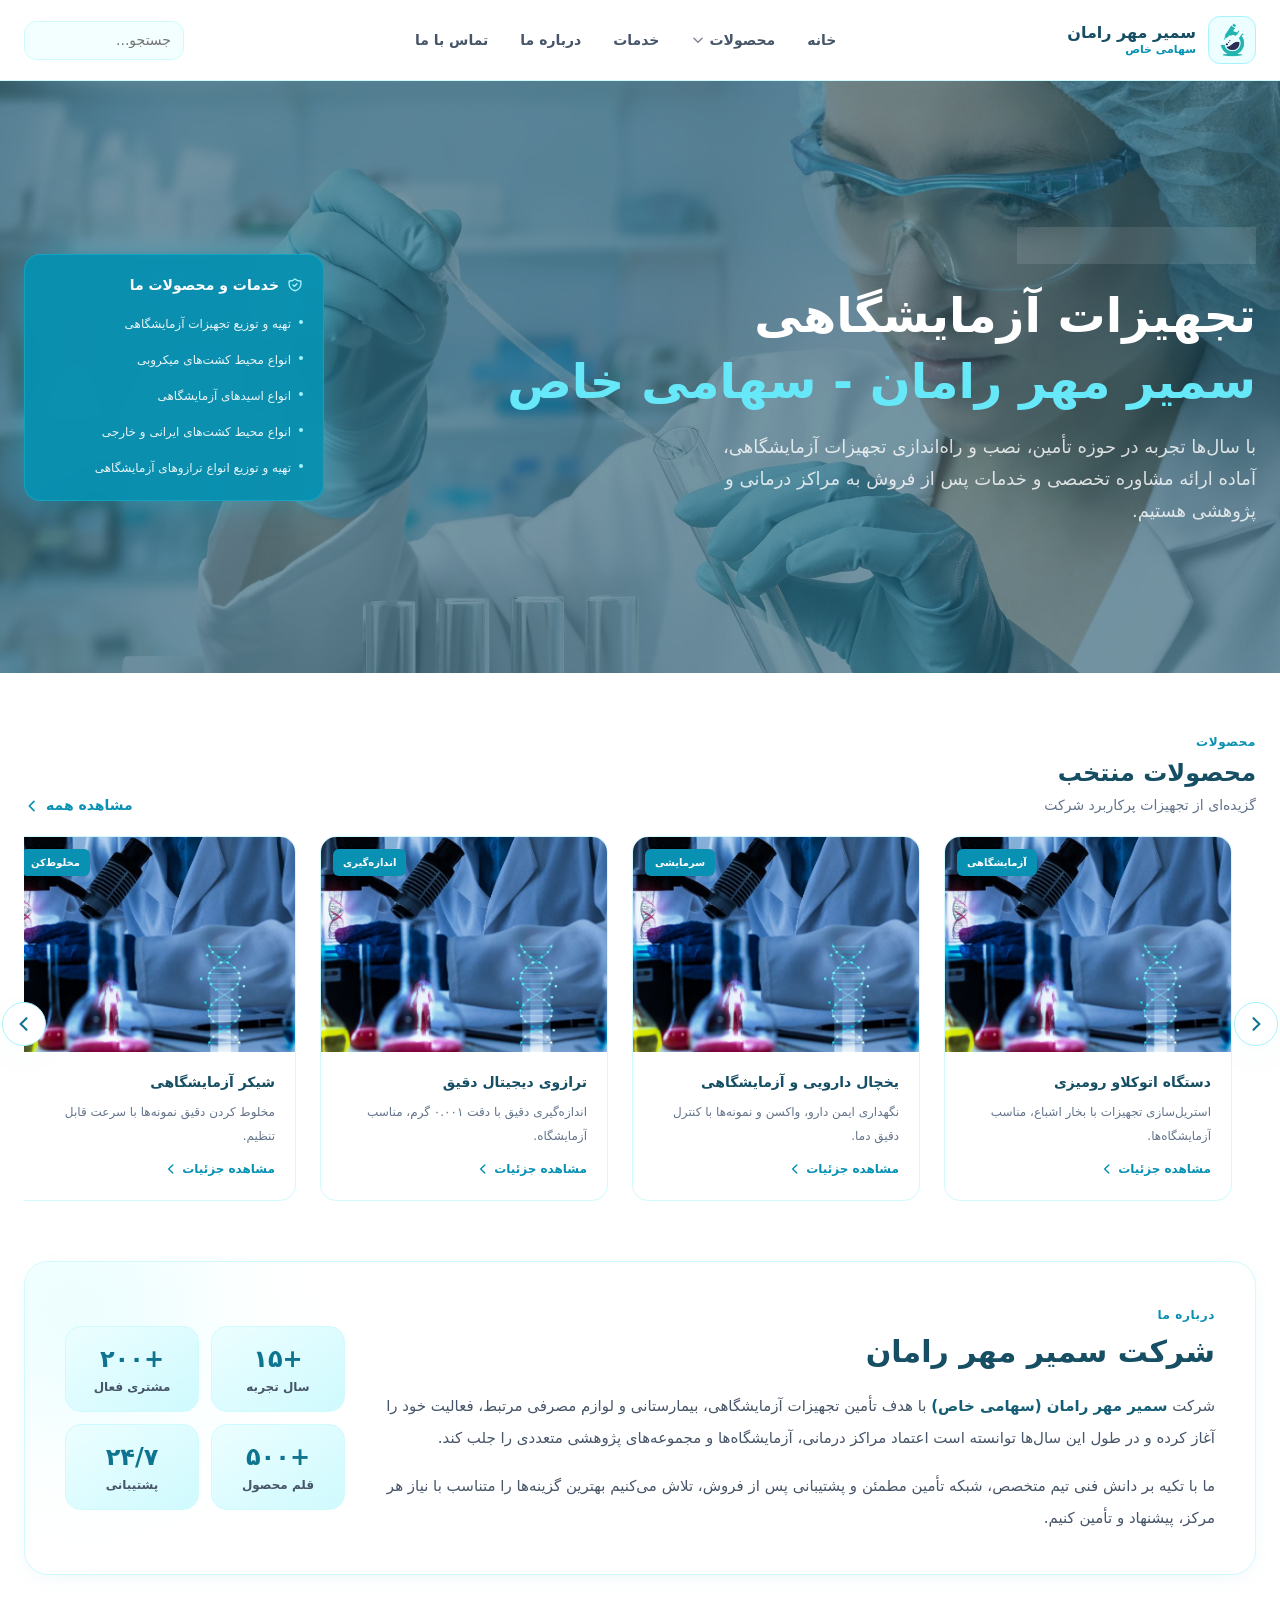
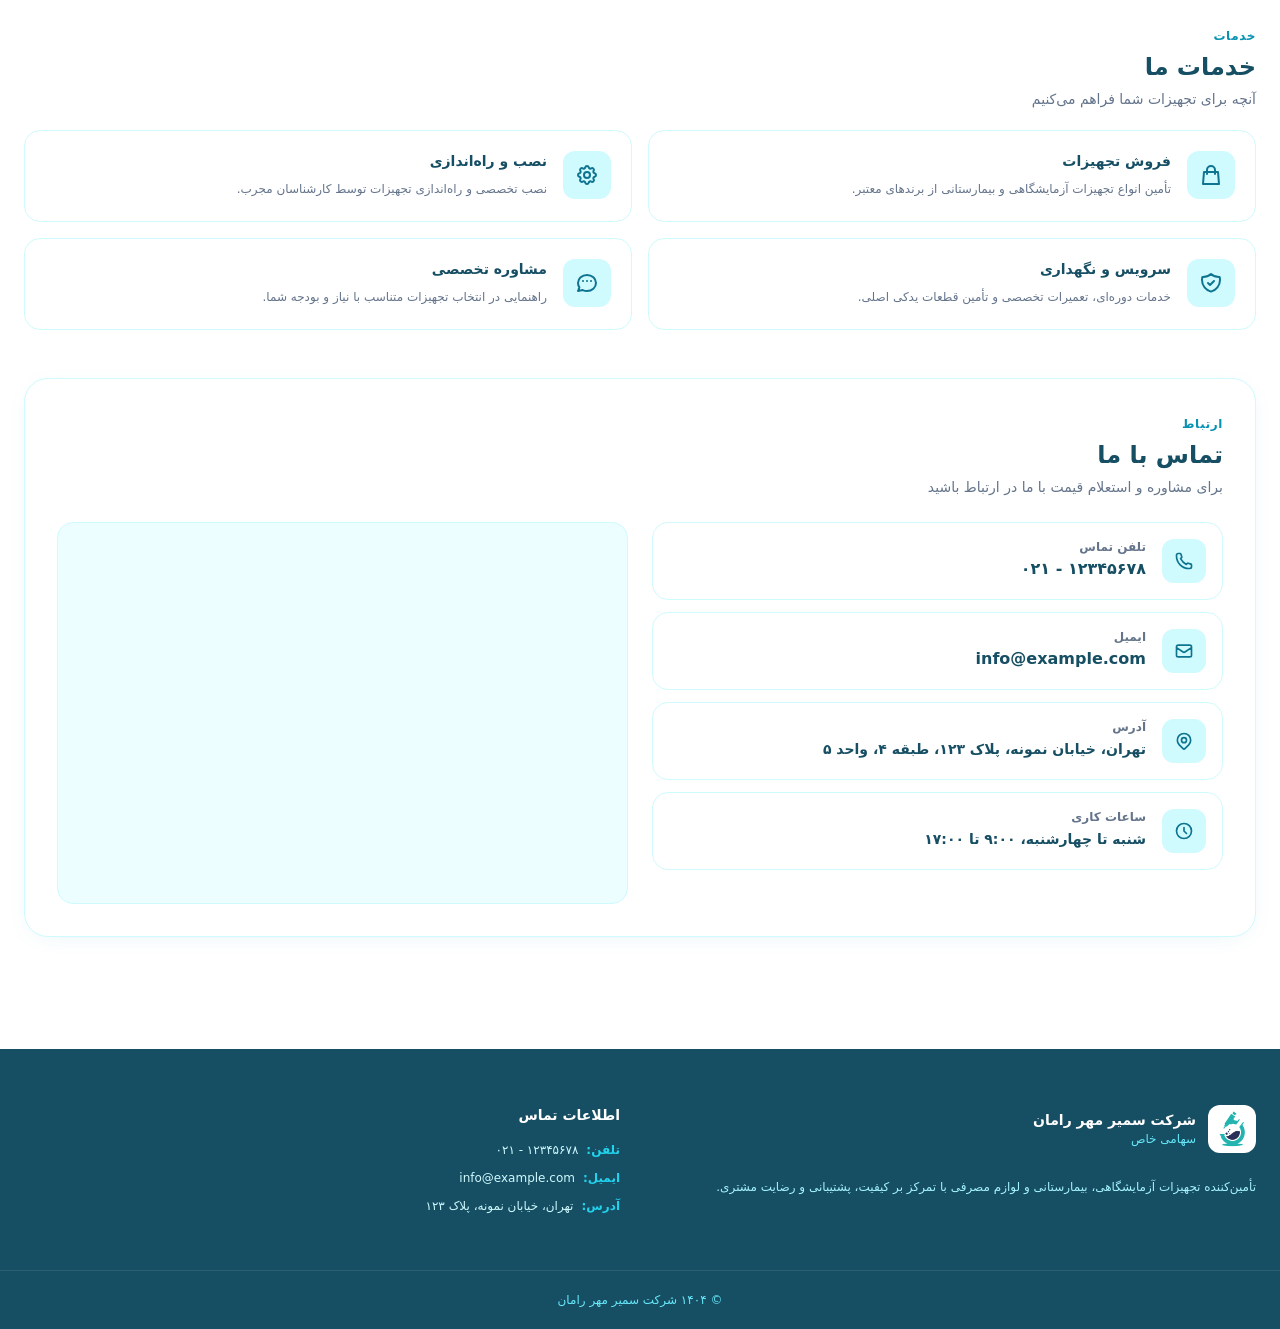
<file: index.html>
<!DOCTYPE html>
<html lang="fa" dir="rtl">
<head>
    <meta charset="UTF-8" />
    <meta name="viewport" content="width=device-width, initial-scale=1" />
    <title>شرکت سمیر مهر رامان | سهامی خاص</title>
    <link rel="stylesheet" href="assets/css/style.css">
</head>
<body data-base="">

<div id="site-header"></div>

<section id="top" class="hero">
    <div class="layer hero-bg" style="background-image: url('assets/images/hero-bg.jpg');"></div>
    <div class="layer hero-overlay"></div>
    <div class="layer pattern-dots"></div>

    <div class="container hero-content">
        <div class="hero-grid">

            <div class="hero-text">
                <span class="badge">
                    <span class="badge-dot"></span>
                    تأمین‌کننده تجهیزات آزمایشگاهی
                </span>

                <h1 class="hero-title">
                    تجهیزات آزمایشگاهی
                    <span>سمیر مهر رامان - سهامی خاص</span>
                </h1>

                <p class="hero-desc">
                    با سال‌ها تجربه در حوزه تأمین، نصب و راه‌اندازی تجهیزات آزمایشگاهی، آماده ارائه مشاوره تخصصی و خدمات پس از فروش به مراکز درمانی و پژوهشی هستیم.
                </p>
            </div>

            <div class="hero-card-wrap">
                <div class="hero-card">
                    <h3>
                        <svg class="icon-sm" fill="none" stroke="currentColor" stroke-width="2" viewBox="0 0 24 24"><path stroke-linecap="round" stroke-linejoin="round" d="M9 12l2 2 4-4m5.618-4.016A11.955 11.955 0 0112 2.944a11.955 11.955 0 01-8.618 3.04A12.02 12.02 0 003 9c0 5.591 3.824 10.29 9 11.622 5.176-1.332 9-6.03 9-11.622 0-1.042-.133-2.052-.382-3.016z"/></svg>
                        خدمات و محصولات ما
                    </h3>
                    <ul>
                        <li>تهیه و توزیع تجهیزات آزمایشگاهی</li>
                        <li>انواع محیط کشت‌های میکروبی</li>
                        <li>انواع اسیدهای آزمایشگاهی</li>
                        <li>انواع محیط کشت‌های ایرانی و خارجی</li>
                        <li>تهیه و توزیع انواع ترازوهای آزمایشگاهی</li>
                    </ul>
                </div>
            </div>

        </div>
    </div>
</section>

<main class="container home-main">

    <section id="products">
        <div class="section-head">
            <div>
                <span class="eyebrow">محصولات</span>
                <h2 class="section-title">محصولات منتخب</h2>
                <p class="section-sub">گزیده‌ای از تجهیزات پرکاربرد شرکت</p>
            </div>
            <a href="products.html" class="link-more">
                مشاهده همه
                <svg class="icon-sm" fill="none" stroke="currentColor" stroke-width="2.5" viewBox="0 0 24 24"><path stroke-linecap="round" stroke-linejoin="round" d="M15 19l-7-7 7-7"/></svg>
            </a>
        </div>

        <div class="carousel">
            <button id="prevBtn" class="carousel-btn carousel-prev" aria-label="محصول قبلی">
                <svg fill="none" stroke="currentColor" stroke-width="2.5" viewBox="0 0 24 24"><path stroke-linecap="round" d="M9 5l7 7-7 7"/></svg>
            </button>
            <button id="nextBtn" class="carousel-btn carousel-next" aria-label="محصول بعدی">
                <svg fill="none" stroke="currentColor" stroke-width="2.5" viewBox="0 0 24 24"><path stroke-linecap="round" d="M15 19l-7-7 7-7"/></svg>
            </button>

            <div id="productScroll" class="carousel-scroll">
                <div id="productTrack" class="carousel-track">

        <article class="product-card">
            <a href="product.html" class="card-media">
                <img src="assets/images/lab2.jpg" alt="دستگاه اتوکلاو" />
                <span class="tag">آزمایشگاهی</span>
            </a>
            <div class="card-body">
                <h3 class="card-title"><a href="product.html">دستگاه اتوکلاو رومیزی</a></h3>
                <p class="card-desc line-clamp-2">استریل‌سازی تجهیزات با بخار اشباع، مناسب آزمایشگاه‌ها.</p>
                <a href="product.html" class="card-link">
                    مشاهده جزئیات
                    <svg class="icon-xs" fill="none" stroke="currentColor" stroke-width="2.5" viewBox="0 0 24 24"><path stroke-linecap="round" stroke-linejoin="round" d="M15 19l-7-7 7-7"/></svg>
                </a>
            </div>
        </article>

        <article class="product-card">
            <a href="product.html" class="card-media">
                <img src="assets/images/lab2.jpg" alt="یخچال" />
                <span class="tag">سرمایشی</span>
            </a>
            <div class="card-body">
                <h3 class="card-title"><a href="product.html">یخچال دارویی و آزمایشگاهی</a></h3>
                <p class="card-desc line-clamp-2">نگهداری ایمن دارو، واکسن و نمونه‌ها با کنترل دقیق دما.</p>
                <a href="product.html" class="card-link">
                    مشاهده جزئیات
                    <svg class="icon-xs" fill="none" stroke="currentColor" stroke-width="2.5" viewBox="0 0 24 24"><path stroke-linecap="round" stroke-linejoin="round" d="M15 19l-7-7 7-7"/></svg>
                </a>
            </div>
        </article>

        <article class="product-card">
            <a href="product.html" class="card-media">
                <img src="assets/images/lab2.jpg" alt="ترازو" />
                <span class="tag">اندازه‌گیری</span>
            </a>
            <div class="card-body">
                <h3 class="card-title"><a href="product.html">ترازوی دیجیتال دقیق</a></h3>
                <p class="card-desc line-clamp-2">اندازه‌گیری دقیق با دقت ۰.۰۰۱ گرم، مناسب آزمایشگاه.</p>
                <a href="product.html" class="card-link">
                    مشاهده جزئیات
                    <svg class="icon-xs" fill="none" stroke="currentColor" stroke-width="2.5" viewBox="0 0 24 24"><path stroke-linecap="round" stroke-linejoin="round" d="M15 19l-7-7 7-7"/></svg>
                </a>
            </div>
        </article>

        <article class="product-card">
            <a href="product.html" class="card-media">
                <img src="assets/images/lab2.jpg" alt="شیکر" />
                <span class="tag">مخلوط‌کن</span>
            </a>
            <div class="card-body">
                <h3 class="card-title"><a href="product.html">شیکر آزمایشگاهی</a></h3>
                <p class="card-desc line-clamp-2">مخلوط کردن دقیق نمونه‌ها با سرعت قابل تنظیم.</p>
                <a href="product.html" class="card-link">
                    مشاهده جزئیات
                    <svg class="icon-xs" fill="none" stroke="currentColor" stroke-width="2.5" viewBox="0 0 24 24"><path stroke-linecap="round" stroke-linejoin="round" d="M15 19l-7-7 7-7"/></svg>
                </a>
            </div>
        </article>

                </div>
            </div>

            <div class="dots">
                <span class="product-dot active"></span>
                <span class="product-dot"></span>
                <span class="product-dot"></span>
                <span class="product-dot"></span>
            </div>
        </div>
    </section>

    <section id="about" class="panel">
        <div class="panel-blob"></div>
        <div class="about-grid">

            <div>
                <span class="eyebrow">درباره ما</span>
                <h2 class="about-title">شرکت سمیر مهر رامان</h2>
                <div class="about-text">
                    <p>شرکت <strong>سمیر مهر رامان (سهامی خاص)</strong> با هدف تأمین تجهیزات آزمایشگاهی، بیمارستانی و لوازم مصرفی مرتبط، فعالیت خود را آغاز کرده و در طول این سال‌ها توانسته است اعتماد مراکز درمانی، آزمایشگاه‌ها و مجموعه‌های پژوهشی متعددی را جلب کند.</p>
                    <p>ما با تکیه بر دانش فنی تیم متخصص، شبکه تأمین مطمئن و پشتیبانی پس از فروش، تلاش می‌کنیم بهترین گزینه‌ها را متناسب با نیاز هر مرکز، پیشنهاد و تأمین کنیم.</p>
                </div>
            </div>

            <div class="stats">

                <div class="stat">
                    <p class="stat-num">+۱۵</p>
                    <p class="stat-label">سال تجربه</p>
                </div>

                <div class="stat">
                    <p class="stat-num">+۲۰۰</p>
                    <p class="stat-label">مشتری فعال</p>
                </div>

                <div class="stat">
                    <p class="stat-num">+۵۰۰</p>
                    <p class="stat-label">قلم محصول</p>
                </div>

                <div class="stat">
                    <p class="stat-num">۲۴/۷</p>
                    <p class="stat-label">پشتیبانی</p>
                </div>

            </div>

        </div>
    </section>

    <section id="services">
        <div class="section-head">
            <div>
                <span class="eyebrow">خدمات</span>
                <h2 class="section-title">خدمات ما</h2>
                <p class="section-sub">آنچه برای تجهیزات شما فراهم می‌کنیم</p>
            </div>
        </div>

        <div class="services-grid">

            <div class="service">
                <div class="service-icon">
                    <svg fill="none" stroke="currentColor" stroke-width="2" viewBox="0 0 24 24"><path stroke-linecap="round" stroke-linejoin="round" d="M16 11V7a4 4 0 00-8 0v4M5 9h14l1 12H4L5 9z"/></svg>
                </div>
                <div>
                    <h3>فروش تجهیزات</h3>
                    <p>تأمین انواع تجهیزات آزمایشگاهی و بیمارستانی از برندهای معتبر.</p>
                </div>
            </div>

            <div class="service">
                <div class="service-icon">
                    <svg fill="none" stroke="currentColor" stroke-width="2" viewBox="0 0 24 24"><path stroke-linecap="round" stroke-linejoin="round" d="M10.325 4.317c.426-1.756 2.924-1.756 3.35 0a1.724 1.724 0 002.573 1.066c1.543-.94 3.31.826 2.37 2.37a1.724 1.724 0 001.065 2.572c1.756.426 1.756 2.924 0 3.35a1.724 1.724 0 00-1.066 2.573c.94 1.543-.826 3.31-2.37 2.37a1.724 1.724 0 00-2.572 1.065c-.426 1.756-2.924 1.756-3.35 0a1.724 1.724 0 00-2.573-1.066c-1.543.94-3.31-.826-2.37-2.37a1.724 1.724 0 00-1.065-2.572c-1.756-.426-1.756-2.924 0-3.35a1.724 1.724 0 001.066-2.573c-.94-1.543.826-3.31 2.37-2.37.996.608 2.296.07 2.572-1.065z"/><path stroke-linecap="round" stroke-linejoin="round" d="M15 12a3 3 0 11-6 0 3 3 0 016 0z"/></svg>
                </div>
                <div>
                    <h3>نصب و راه‌اندازی</h3>
                    <p>نصب تخصصی و راه‌اندازی تجهیزات توسط کارشناسان مجرب.</p>
                </div>
            </div>

            <div class="service">
                <div class="service-icon">
                    <svg fill="none" stroke="currentColor" stroke-width="2" viewBox="0 0 24 24"><path stroke-linecap="round" stroke-linejoin="round" d="M9 12l2 2 4-4m5.618-4.016A11.955 11.955 0 0112 2.944a11.955 11.955 0 01-8.618 3.04A12.02 12.02 0 003 9c0 5.591 3.824 10.29 9 11.622 5.176-1.332 9-6.03 9-11.622 0-1.042-.133-2.052-.382-3.016z"/></svg>
                </div>
                <div>
                    <h3>سرویس و نگهداری</h3>
                    <p>خدمات دوره‌ای، تعمیرات تخصصی و تأمین قطعات یدکی اصلی.</p>
                </div>
            </div>

            <div class="service">
                <div class="service-icon">
                    <svg fill="none" stroke="currentColor" stroke-width="2" viewBox="0 0 24 24"><path stroke-linecap="round" stroke-linejoin="round" d="M8 10h.01M12 10h.01M16 10h.01M21 12c0 4.418-4.03 8-9 8a9.863 9.863 0 01-4.255-.949L3 20l1.395-3.72C3.512 15.042 3 13.574 3 12c0-4.418 4.03-8 9-8s9 3.582 9 8z"/></svg>
                </div>
                <div>
                    <h3>مشاوره تخصصی</h3>
                    <p>راهنمایی در انتخاب تجهیزات متناسب با نیاز و بودجه شما.</p>
                </div>
            </div>

        </div>
    </section>

    <section id="contact" class="panel contact-panel">
        <div class="contact-head">
            <span class="eyebrow">ارتباط</span>
            <h2 class="section-title">تماس با ما</h2>
            <p class="section-sub">برای مشاوره و استعلام قیمت با ما در ارتباط باشید</p>
        </div>

        <div class="contact-grid">
            <div class="contact-list">
                <a href="tel:02112345678" class="contact-item">
                    <span class="contact-icon"><svg fill="none" stroke="currentColor" stroke-width="2" viewBox="0 0 24 24"><path stroke-linecap="round" stroke-linejoin="round" d="M3 5a2 2 0 012-2h2.28a1 1 0 01.95.68l1.1 3.3a1 1 0 01-.24 1.03l-1.2 1.2a16 16 0 006.9 6.9l1.2-1.2a1 1 0 011.03-.24l3.3 1.1a1 1 0 01.68.95V19a2 2 0 01-2 2h-1C9.72 21 3 14.28 3 6V5z"/></svg></span>
                    <div>
                        <p class="contact-label">تلفن تماس</p>
                        <p class="contact-value" dir="ltr">۰۲۱ - ۱۲۳۴۵۶۷۸</p>
                    </div>
                </a>

                <a href="mailto:info@example.com" class="contact-item">
                    <span class="contact-icon"><svg fill="none" stroke="currentColor" stroke-width="2" viewBox="0 0 24 24"><path stroke-linecap="round" stroke-linejoin="round" d="M3 8l7.89 5.26a2 2 0 002.22 0L21 8M5 19h14a2 2 0 002-2V7a2 2 0 00-2-2H5a2 2 0 00-2 2v10a2 2 0 002 2z"/></svg></span>
                    <div>
                        <p class="contact-label">ایمیل</p>
                        <p class="contact-value" dir="ltr">info@example.com</p>
                    </div>
                </a>

                <div class="contact-item">
                    <span class="contact-icon"><svg fill="none" stroke="currentColor" stroke-width="2" viewBox="0 0 24 24"><path stroke-linecap="round" stroke-linejoin="round" d="M17.657 16.657L13.414 20.9a2 2 0 01-2.828 0l-4.243-4.243a8 8 0 1111.314 0z"/><path stroke-linecap="round" stroke-linejoin="round" d="M15 11a3 3 0 11-6 0 3 3 0 016 0z"/></svg></span>
                    <div>
                        <p class="contact-label">آدرس</p>
                        <p class="contact-value sm">تهران، خیابان نمونه، پلاک ۱۲۳، طبقه ۴، واحد ۵</p>
                    </div>
                </div>

                <div class="contact-item">
                    <span class="contact-icon"><svg fill="none" stroke="currentColor" stroke-width="2" viewBox="0 0 24 24"><path stroke-linecap="round" stroke-linejoin="round" d="M12 8v4l3 3m6-3a9 9 0 11-18 0 9 9 0 0118 0z"/></svg></span>
                    <div>
                        <p class="contact-label">ساعات کاری</p>
                        <p class="contact-value sm">شنبه تا چهارشنبه، ۹:۰۰ تا ۱۷:۰۰</p>
                    </div>
                </div>
            </div>

            <div class="map-box">
                <iframe src="https://maps.google.com/maps?q=Tehran&amp;t=&amp;z=13&amp;ie=UTF8&amp;iwloc=&amp;output=embed" title="نقشه" loading="lazy"></iframe>
            </div>
        </div>
    </section>

</main>

<div id="site-footer"></div>

<script src="assets/js/main.js"></script>
</body>
</html>
</file>
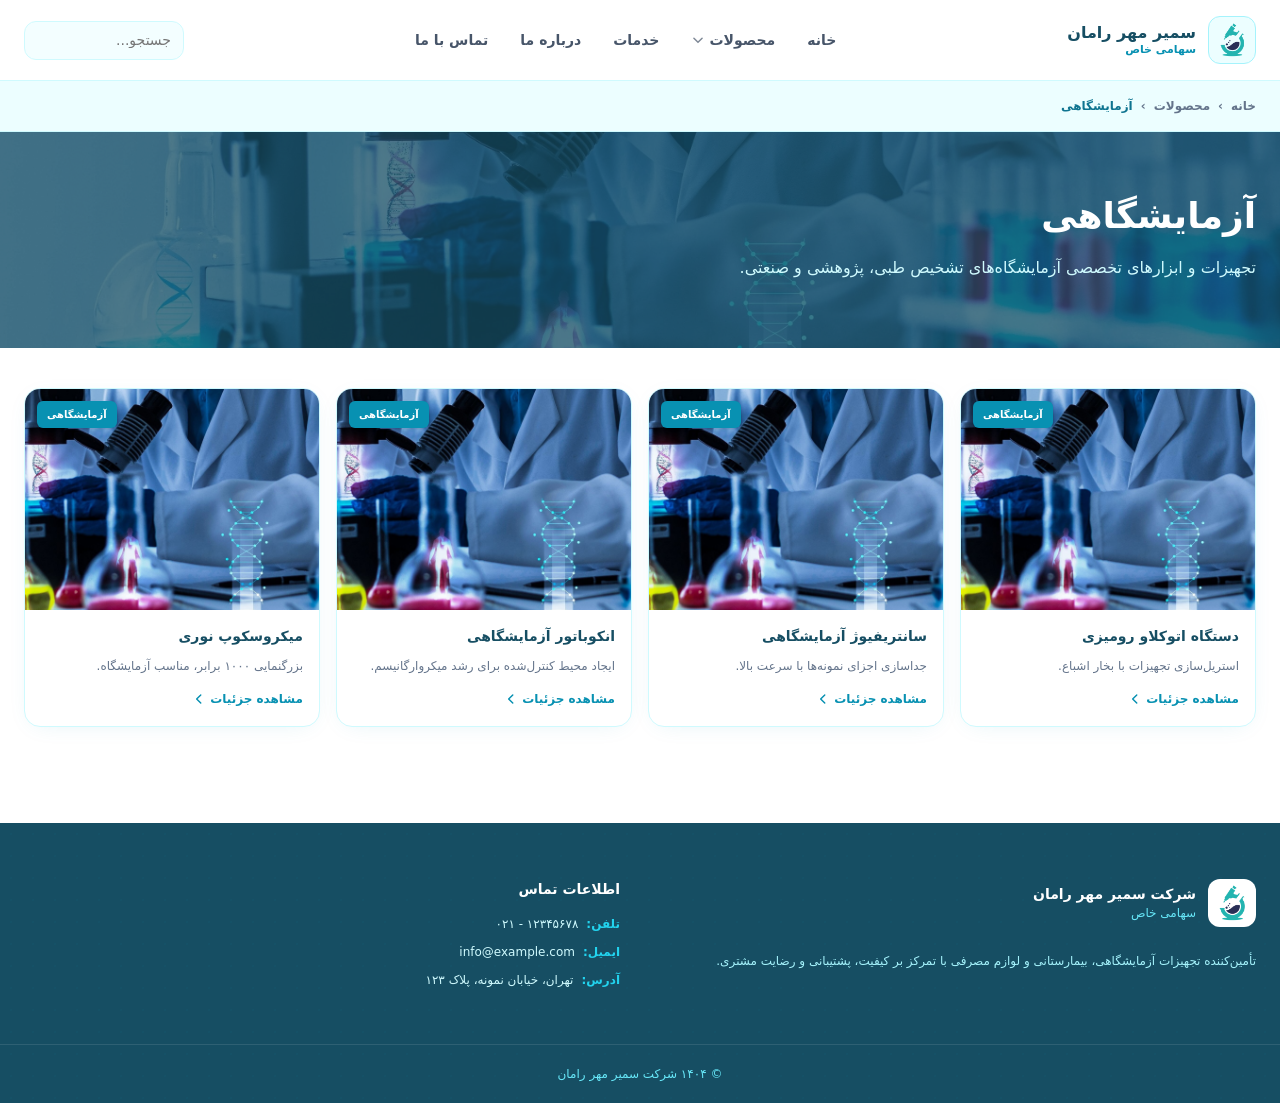
<file: category.html>
<!DOCTYPE html>
<html lang="fa" dir="rtl">
<head>
    <meta charset="UTF-8" />
    <meta name="viewport" content="width=device-width, initial-scale=1" />
    <title id="pageTitle">دسته‌بندی | سمیر مهر رامان</title>
    <link rel="stylesheet" href="assets/css/style.css">
</head>
<body data-base="">

<div id="site-header"></div>

<div class="breadcrumb-bar">
    <div class="container">
        <nav class="breadcrumb">
            <a href="index.html">خانه</a>
            <span>›</span>
            <a href="products.html">محصولات</a>
            <span>›</span>
            <span class="current" id="breadcrumbName">دسته‌بندی</span>
        </nav>
    </div>
</div>

<section class="page-hero">
    <div class="layer hero-bg" style="background-image: url('assets/images/lab2.jpg');"></div>
    <div class="layer hero-overlay"></div>
    <div class="container page-hero-content">
        <h1 id="categoryName">آزمایشگاهی</h1>
        <p id="categoryDesc">تجهیزات و ابزارهای تخصصی این دسته‌بندی.</p>
    </div>
</section>

<section class="container products-section">
    <div class="products-grid">

        <article class="product-card card-shadow">
            <a href="product.html" class="card-media">
                <img src="assets/images/lab2.jpg" alt="اتوکلاو" />
                <span class="tag catTag">آزمایشگاهی</span>
            </a>
            <div class="card-body compact">
                <h3 class="card-title"><a href="product.html">دستگاه اتوکلاو رومیزی</a></h3>
                <p class="card-desc line-clamp-2">استریل‌سازی تجهیزات با بخار اشباع.</p>
                <a href="product.html" class="card-link">
                    مشاهده جزئیات
                    <svg class="icon-xs" fill="none" stroke="currentColor" stroke-width="2.5" viewBox="0 0 24 24"><path stroke-linecap="round" stroke-linejoin="round" d="M15 19l-7-7 7-7"/></svg>
                </a>
            </div>
        </article>

        <article class="product-card card-shadow">
            <a href="product.html" class="card-media">
                <img src="assets/images/lab2.jpg" alt="سانتریفیوژ" />
                <span class="tag catTag">آزمایشگاهی</span>
            </a>
            <div class="card-body compact">
                <h3 class="card-title"><a href="product.html">سانتریفیوژ آزمایشگاهی</a></h3>
                <p class="card-desc line-clamp-2">جداسازی اجزای نمونه‌ها با سرعت بالا.</p>
                <a href="product.html" class="card-link">
                    مشاهده جزئیات
                    <svg class="icon-xs" fill="none" stroke="currentColor" stroke-width="2.5" viewBox="0 0 24 24"><path stroke-linecap="round" stroke-linejoin="round" d="M15 19l-7-7 7-7"/></svg>
                </a>
            </div>
        </article>

        <article class="product-card card-shadow">
            <a href="product.html" class="card-media">
                <img src="assets/images/lab2.jpg" alt="انکوباتور" />
                <span class="tag catTag">آزمایشگاهی</span>
            </a>
            <div class="card-body compact">
                <h3 class="card-title"><a href="product.html">انکوباتور آزمایشگاهی</a></h3>
                <p class="card-desc line-clamp-2">ایجاد محیط کنترل‌شده برای رشد میکروارگانیسم.</p>
                <a href="product.html" class="card-link">
                    مشاهده جزئیات
                    <svg class="icon-xs" fill="none" stroke="currentColor" stroke-width="2.5" viewBox="0 0 24 24"><path stroke-linecap="round" stroke-linejoin="round" d="M15 19l-7-7 7-7"/></svg>
                </a>
            </div>
        </article>

        <article class="product-card card-shadow">
            <a href="product.html" class="card-media">
                <img src="assets/images/lab2.jpg" alt="میکروسکوپ" />
                <span class="tag catTag">آزمایشگاهی</span>
            </a>
            <div class="card-body compact">
                <h3 class="card-title"><a href="product.html">میکروسکوپ نوری</a></h3>
                <p class="card-desc line-clamp-2">بزرگنمایی ۱۰۰۰ برابر، مناسب آزمایشگاه.</p>
                <a href="product.html" class="card-link">
                    مشاهده جزئیات
                    <svg class="icon-xs" fill="none" stroke="currentColor" stroke-width="2.5" viewBox="0 0 24 24"><path stroke-linecap="round" stroke-linejoin="round" d="M15 19l-7-7 7-7"/></svg>
                </a>
            </div>
        </article>

    </div>
</section>

<div id="site-footer"></div>

<script src="assets/js/main.js"></script>
</body>
</html>
</file>
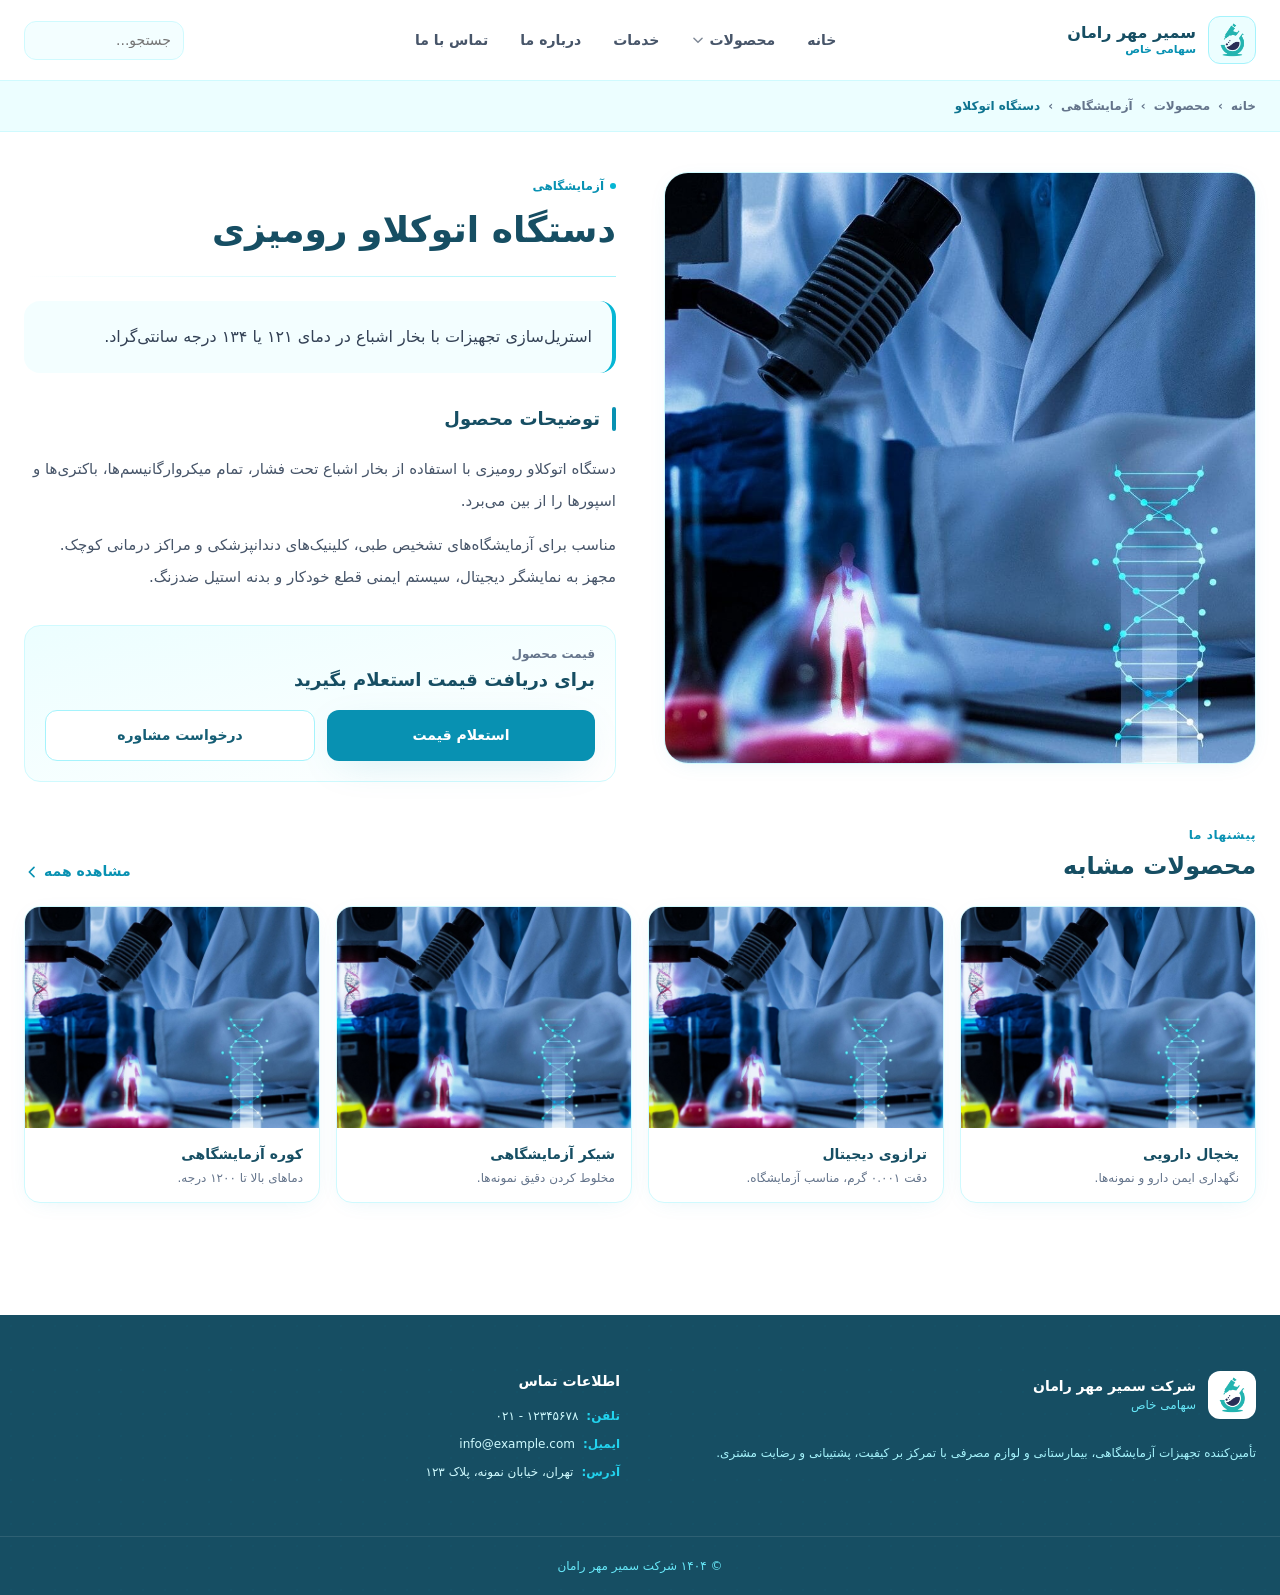
<file: product.html>
<!DOCTYPE html>
<html lang="fa" dir="rtl">
<head>
    <meta charset="UTF-8" />
    <meta name="viewport" content="width=device-width, initial-scale=1" />
    <title>دستگاه اتوکلاو رومیزی | سمیر مهر رامان</title>
    <link rel="stylesheet" href="assets/css/style.css">
</head>
<body data-base="">

<div id="site-header"></div>

<div class="breadcrumb-bar">
    <div class="container">
        <nav class="breadcrumb">
            <a href="index.html">خانه</a>
            <span>›</span>
            <a href="products.html">محصولات</a>
            <span>›</span>
            <a href="category.html?cat=laboratory">آزمایشگاهی</a>
            <span>›</span>
            <span class="current">دستگاه اتوکلاو</span>
        </nav>
    </div>
</div>

<section class="container product-section">
    <div class="product-grid">

        <div class="product-sticky">
            <div class="product-image">
                <img src="assets/images/lab2.jpg" alt="دستگاه اتوکلاو رومیزی" />
            </div>
        </div>

        <div>
            <a href="category.html?cat=laboratory" class="product-cat">آزمایشگاهی</a>

            <h1 class="product-title">
                دستگاه اتوکلاو رومیزی
            </h1>

            <div class="divider"></div>

            <div class="summary-box">
                <p>
                    استریل‌سازی تجهیزات با بخار اشباع در دمای ۱۲۱ یا ۱۳۴ درجه سانتی‌گراد.
                </p>
            </div>

            <div class="desc-block">
                <div class="desc-head">
                    <h2>توضیحات محصول</h2>
                </div>
                <div class="desc-text">
                    <p>دستگاه اتوکلاو رومیزی با استفاده از بخار اشباع تحت فشار، تمام میکروارگانیسم‌ها، باکتری‌ها و اسپورها را از بین می‌برد.</p>
                    <p>مناسب برای آزمایشگاه‌های تشخیص طبی، کلینیک‌های دندانپزشکی و مراکز درمانی کوچک. مجهز به نمایشگر دیجیتال، سیستم ایمنی قطع خودکار و بدنه استیل ضدزنگ.</p>
                </div>
            </div>

            <div class="price-box">
                <p class="price-label">قیمت محصول</p>
                <p class="price-value">برای دریافت قیمت استعلام بگیرید</p>

                <div class="price-actions">
                    <a href="index.html#contact" class="btn btn-primary">استعلام قیمت</a>
                    <a href="index.html#contact" class="btn btn-outline">درخواست مشاوره</a>
                </div>
            </div>

        </div>
    </div>
</section>

<section class="container related">
    <div class="related-head">
        <div>
            <span class="eyebrow">پیشنهاد ما</span>
            <h2 class="related-title">محصولات مشابه</h2>
        </div>
        <a href="products.html" class="related-more">
            مشاهده همه
            <svg class="icon-sm" fill="none" stroke="currentColor" stroke-width="2.5" viewBox="0 0 24 24"><path stroke-linecap="round" stroke-linejoin="round" d="M15 19l-7-7 7-7"/></svg>
        </a>
    </div>

    <div class="related-grid">

        <a href="product.html" class="related-card">
            <div class="thumb">
                <img src="assets/images/lab2.jpg" alt="یخچال دارویی" />
            </div>
            <div class="card-body compact">
                <h3 class="card-title">یخچال دارویی</h3>
                <p class="line-clamp-2">نگهداری ایمن دارو و نمونه‌ها.</p>
            </div>
        </a>

        <a href="product.html" class="related-card">
            <div class="thumb">
                <img src="assets/images/lab2.jpg" alt="ترازوی دیجیتال" />
            </div>
            <div class="card-body compact">
                <h3 class="card-title">ترازوی دیجیتال</h3>
                <p class="line-clamp-2">دقت ۰.۰۰۱ گرم، مناسب آزمایشگاه.</p>
            </div>
        </a>

        <a href="product.html" class="related-card">
            <div class="thumb">
                <img src="assets/images/lab2.jpg" alt="شیکر آزمایشگاهی" />
            </div>
            <div class="card-body compact">
                <h3 class="card-title">شیکر آزمایشگاهی</h3>
                <p class="line-clamp-2">مخلوط کردن دقیق نمونه‌ها.</p>
            </div>
        </a>

        <a href="product.html" class="related-card">
            <div class="thumb">
                <img src="assets/images/lab2.jpg" alt="کوره آزمایشگاهی" />
            </div>
            <div class="card-body compact">
                <h3 class="card-title">کوره آزمایشگاهی</h3>
                <p class="line-clamp-2">دماهای بالا تا ۱۲۰۰ درجه.</p>
            </div>
        </a>

    </div>
</section>

<div id="site-footer"></div>

<script src="assets/js/main.js"></script>
</body>
</html>
</file>
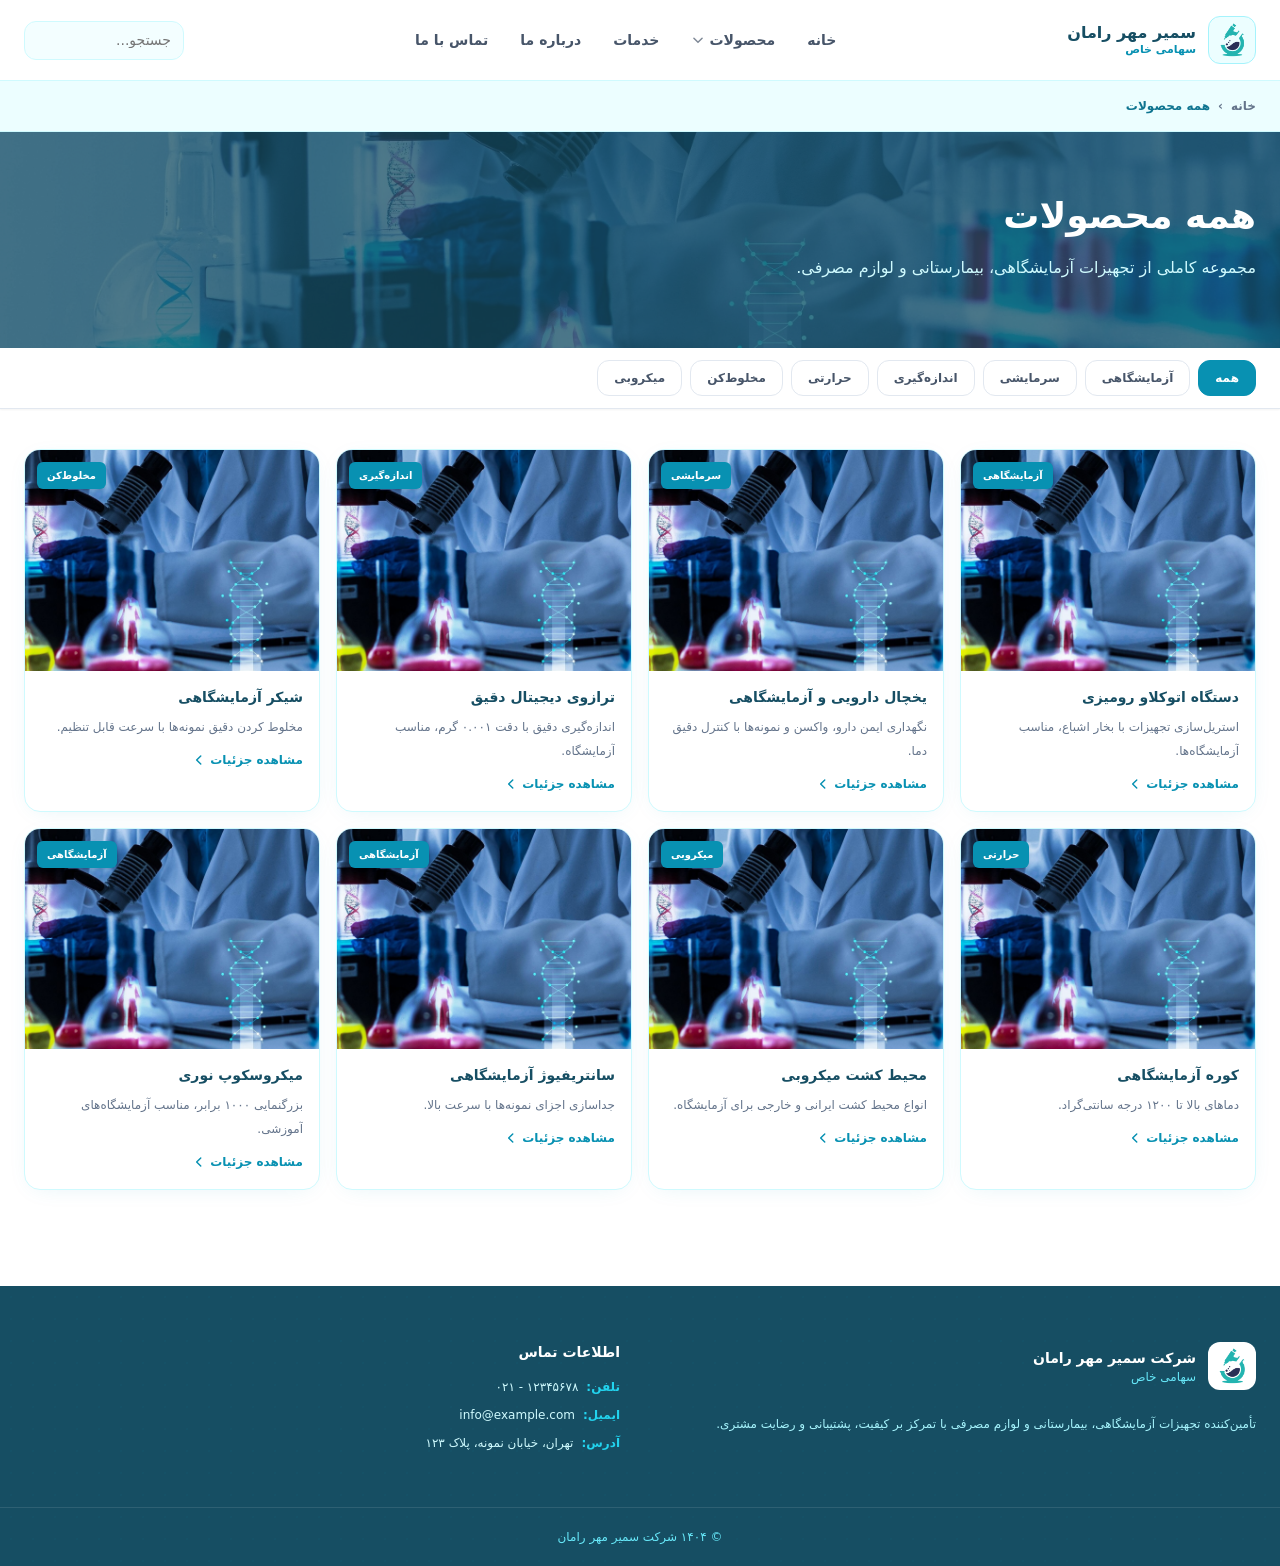
<file: products.html>
<!DOCTYPE html>
<html lang="fa" dir="rtl">
<head>
    <meta charset="UTF-8" />
    <meta name="viewport" content="width=device-width, initial-scale=1" />
    <title>همه محصولات | سمیر مهر رامان</title>
    <link rel="stylesheet" href="assets/css/style.css">
</head>
<body data-base="">

<div id="site-header"></div>

<div class="breadcrumb-bar">
    <div class="container">
        <nav class="breadcrumb">
            <a href="index.html">خانه</a>
            <span>›</span>
            <span class="current">همه محصولات</span>
        </nav>
    </div>
</div>

<section class="page-hero">
    <div class="layer hero-bg" style="background-image: url('assets/images/lab2.jpg');"></div>
    <div class="layer hero-overlay"></div>
    <div class="container page-hero-content">
        <h1>همه محصولات</h1>
        <p>مجموعه کاملی از تجهیزات آزمایشگاهی، بیمارستانی و لوازم مصرفی.</p>
    </div>
</section>

<section class="filter-bar">
    <div class="container">
        <div class="filter-row scrollbar-hide">
            <a href="products.html" class="chip active">همه</a>
            <a href="category.html?cat=laboratory" class="chip">آزمایشگاهی</a>
            <a href="category.html?cat=cooling" class="chip">سرمایشی</a>
            <a href="category.html?cat=measurement" class="chip">اندازه‌گیری</a>
            <a href="category.html?cat=thermal" class="chip">حرارتی</a>
            <a href="category.html?cat=mixer" class="chip">مخلوط‌کن</a>
            <a href="category.html?cat=microbial" class="chip">میکروبی</a>
        </div>
    </div>
</section>

<section class="container products-section">
    <div class="products-grid">

        <article class="product-card card-shadow">
            <a href="product.html" class="card-media">
                <img src="assets/images/lab2.jpg" alt="دستگاه اتوکلاو" />
                <span class="tag">آزمایشگاهی</span>
            </a>
            <div class="card-body compact">
                <h3 class="card-title"><a href="product.html">دستگاه اتوکلاو رومیزی</a></h3>
                <p class="card-desc line-clamp-2">استریل‌سازی تجهیزات با بخار اشباع، مناسب آزمایشگاه‌ها.</p>
                <a href="product.html" class="card-link">
                    مشاهده جزئیات
                    <svg class="icon-xs" fill="none" stroke="currentColor" stroke-width="2.5" viewBox="0 0 24 24"><path stroke-linecap="round" stroke-linejoin="round" d="M15 19l-7-7 7-7"/></svg>
                </a>
            </div>
        </article>

        <article class="product-card card-shadow">
            <a href="product.html" class="card-media">
                <img src="assets/images/lab2.jpg" alt="یخچال" />
                <span class="tag">سرمایشی</span>
            </a>
            <div class="card-body compact">
                <h3 class="card-title"><a href="product.html">یخچال دارویی و آزمایشگاهی</a></h3>
                <p class="card-desc line-clamp-2">نگهداری ایمن دارو، واکسن و نمونه‌ها با کنترل دقیق دما.</p>
                <a href="product.html" class="card-link">
                    مشاهده جزئیات
                    <svg class="icon-xs" fill="none" stroke="currentColor" stroke-width="2.5" viewBox="0 0 24 24"><path stroke-linecap="round" stroke-linejoin="round" d="M15 19l-7-7 7-7"/></svg>
                </a>
            </div>
        </article>

        <article class="product-card card-shadow">
            <a href="product.html" class="card-media">
                <img src="assets/images/lab2.jpg" alt="ترازو" />
                <span class="tag">اندازه‌گیری</span>
            </a>
            <div class="card-body compact">
                <h3 class="card-title"><a href="product.html">ترازوی دیجیتال دقیق</a></h3>
                <p class="card-desc line-clamp-2">اندازه‌گیری دقیق با دقت ۰.۰۰۱ گرم، مناسب آزمایشگاه.</p>
                <a href="product.html" class="card-link">
                    مشاهده جزئیات
                    <svg class="icon-xs" fill="none" stroke="currentColor" stroke-width="2.5" viewBox="0 0 24 24"><path stroke-linecap="round" stroke-linejoin="round" d="M15 19l-7-7 7-7"/></svg>
                </a>
            </div>
        </article>

        <article class="product-card card-shadow">
            <a href="product.html" class="card-media">
                <img src="assets/images/lab2.jpg" alt="شیکر" />
                <span class="tag">مخلوط‌کن</span>
            </a>
            <div class="card-body compact">
                <h3 class="card-title"><a href="product.html">شیکر آزمایشگاهی</a></h3>
                <p class="card-desc line-clamp-2">مخلوط کردن دقیق نمونه‌ها با سرعت قابل تنظیم.</p>
                <a href="product.html" class="card-link">
                    مشاهده جزئیات
                    <svg class="icon-xs" fill="none" stroke="currentColor" stroke-width="2.5" viewBox="0 0 24 24"><path stroke-linecap="round" stroke-linejoin="round" d="M15 19l-7-7 7-7"/></svg>
                </a>
            </div>
        </article>

        <article class="product-card card-shadow">
            <a href="product.html" class="card-media">
                <img src="assets/images/lab2.jpg" alt="کوره" />
                <span class="tag">حرارتی</span>
            </a>
            <div class="card-body compact">
                <h3 class="card-title"><a href="product.html">کوره آزمایشگاهی</a></h3>
                <p class="card-desc line-clamp-2">دماهای بالا تا ۱۲۰۰ درجه سانتی‌گراد.</p>
                <a href="product.html" class="card-link">
                    مشاهده جزئیات
                    <svg class="icon-xs" fill="none" stroke="currentColor" stroke-width="2.5" viewBox="0 0 24 24"><path stroke-linecap="round" stroke-linejoin="round" d="M15 19l-7-7 7-7"/></svg>
                </a>
            </div>
        </article>

        <article class="product-card card-shadow">
            <a href="product.html" class="card-media">
                <img src="assets/images/lab2.jpg" alt="محیط کشت" />
                <span class="tag">میکروبی</span>
            </a>
            <div class="card-body compact">
                <h3 class="card-title"><a href="product.html">محیط کشت میکروبی</a></h3>
                <p class="card-desc line-clamp-2">انواع محیط کشت ایرانی و خارجی برای آزمایشگاه.</p>
                <a href="product.html" class="card-link">
                    مشاهده جزئیات
                    <svg class="icon-xs" fill="none" stroke="currentColor" stroke-width="2.5" viewBox="0 0 24 24"><path stroke-linecap="round" stroke-linejoin="round" d="M15 19l-7-7 7-7"/></svg>
                </a>
            </div>
        </article>

        <article class="product-card card-shadow">
            <a href="product.html" class="card-media">
                <img src="assets/images/lab2.jpg" alt="سانتریفیوژ" />
                <span class="tag">آزمایشگاهی</span>
            </a>
            <div class="card-body compact">
                <h3 class="card-title"><a href="product.html">سانتریفیوژ آزمایشگاهی</a></h3>
                <p class="card-desc line-clamp-2">جداسازی اجزای نمونه‌ها با سرعت بالا.</p>
                <a href="product.html" class="card-link">
                    مشاهده جزئیات
                    <svg class="icon-xs" fill="none" stroke="currentColor" stroke-width="2.5" viewBox="0 0 24 24"><path stroke-linecap="round" stroke-linejoin="round" d="M15 19l-7-7 7-7"/></svg>
                </a>
            </div>
        </article>

        <article class="product-card card-shadow">
            <a href="product.html" class="card-media">
                <img src="assets/images/lab2.jpg" alt="میکروسکوپ" />
                <span class="tag">آزمایشگاهی</span>
            </a>
            <div class="card-body compact">
                <h3 class="card-title"><a href="product.html">میکروسکوپ نوری</a></h3>
                <p class="card-desc line-clamp-2">بزرگنمایی ۱۰۰۰ برابر، مناسب آزمایشگاه‌های آموزشی.</p>
                <a href="product.html" class="card-link">
                    مشاهده جزئیات
                    <svg class="icon-xs" fill="none" stroke="currentColor" stroke-width="2.5" viewBox="0 0 24 24"><path stroke-linecap="round" stroke-linejoin="round" d="M15 19l-7-7 7-7"/></svg>
                </a>
            </div>
        </article>

    </div>
</section>

<div id="site-footer"></div>

<script src="assets/js/main.js"></script>
</body>
</html>
</file>
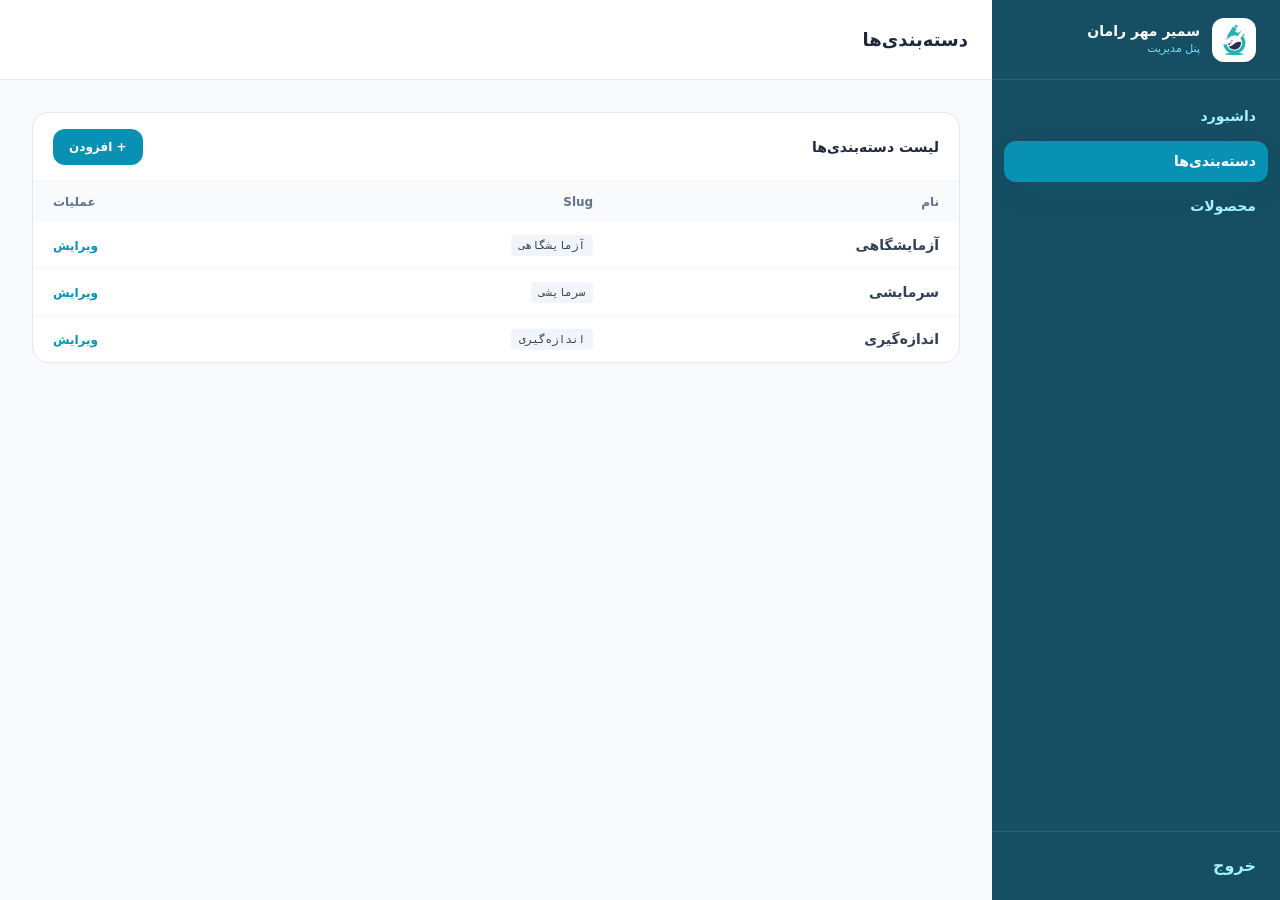
<file: admin/categories.html>
<!DOCTYPE html>
<html lang="fa" dir="rtl">
<head>
    <meta charset="UTF-8" />
    <meta name="viewport" content="width=device-width, initial-scale=1" />
    <title>دسته‌بندی‌ها | پنل مدیریت</title>
    <link rel="stylesheet" href="../assets/css/style.css">
</head>
<body class="admin-body">

<div class="admin-layout">

    <aside id="adminSidebar" class="admin-sidebar">
        <div class="sidebar-head">
            <img src="../assets/images/logo.png" alt="لوگو" />
            <div><p class="sidebar-name">سمیر مهر رامان</p><p class="sidebar-sub">پنل مدیریت</p></div>
        </div>
        <nav class="sidebar-nav">
            <a href="dashboard.html" class="side-link">داشبورد</a>
            <a href="categories.html" class="side-link active">دسته‌بندی‌ها</a>
            <a href="products.html" class="side-link">محصولات</a>
        </nav>
        <div class="sidebar-foot"><a href="login.html" class="side-link">خروج</a></div>
    </aside>

    <div id="sidebarOverlay" class="sidebar-overlay"></div>

    <div class="admin-col">

        <header class="admin-header">
            <div class="admin-header-inner start">
                <button id="sidebarToggleBtn" class="sidebar-toggle" aria-label="منو">
                    <svg fill="none" stroke="currentColor" stroke-width="2.2" viewBox="0 0 24 24"><path stroke-linecap="round" stroke-linejoin="round" d="M4 6h16M4 12h16M4 18h16"/></svg>
                </button>
                <h1>دسته‌بندی‌ها</h1>
            </div>
        </header>

        <main class="admin-main">
            <div class="admin-card clip">
                <div class="card-head">
                    <h2>لیست دسته‌بندی‌ها</h2>
                    <a href="category-create.html" class="list-head-btn">+ افزودن</a>
                </div>
                <table class="data-table">
                    <thead>
                        <tr><th>نام</th><th>Slug</th><th class="end">عملیات</th></tr>
                    </thead>
                    <tbody>
                        <tr>
                            <td class="cell-name">آزمایشگاهی</td>
                            <td><code class="slug" dir="ltr">آزمایشگاهی</code></td>
                            <td class="end"><a href="category-create.html" class="edit-link">ویرایش</a></td>
                        </tr>
                        <tr>
                            <td class="cell-name">سرمایشی</td>
                            <td><code class="slug" dir="ltr">سرمایشی</code></td>
                            <td class="end"><a href="category-create.html" class="edit-link">ویرایش</a></td>
                        </tr>
                        <tr>
                            <td class="cell-name">اندازه‌گیری</td>
                            <td><code class="slug" dir="ltr">اندازه‌گیری</code></td>
                            <td class="end"><a href="category-create.html" class="edit-link">ویرایش</a></td>
                        </tr>
                    </tbody>
                </table>
            </div>
        </main>
    </div>
</div>

<script src="../assets/js/admin.js"></script>
</body>
</html>
</file>
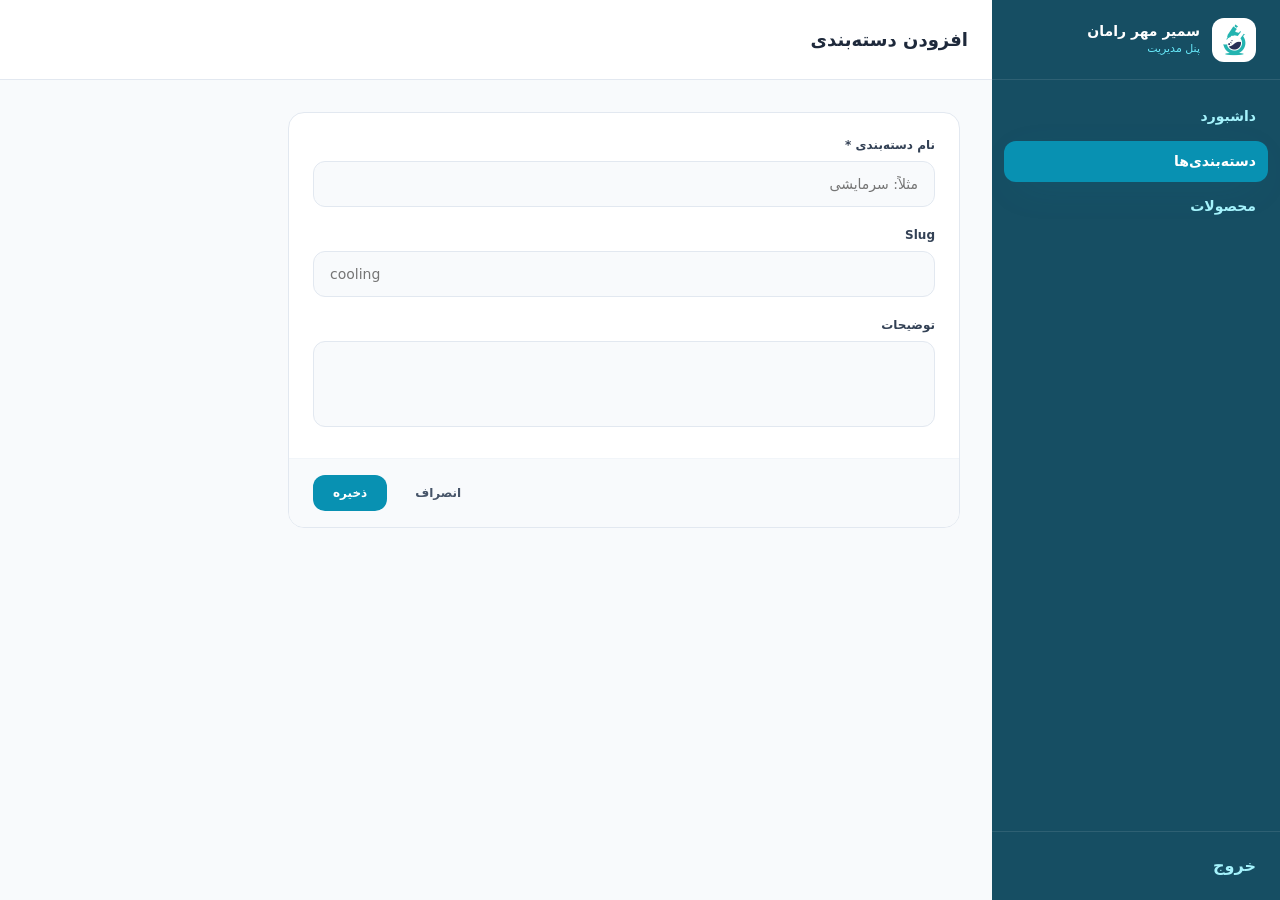
<file: admin/category-create.html>
<!DOCTYPE html>
<html lang="fa" dir="rtl">
<head>
    <meta charset="UTF-8" />
    <meta name="viewport" content="width=device-width, initial-scale=1" />
    <title>افزودن دسته‌بندی | پنل مدیریت</title>
    <link rel="stylesheet" href="../assets/css/style.css">
</head>
<body class="admin-body">

<div class="admin-layout">

    <aside id="adminSidebar" class="admin-sidebar">
        <div class="sidebar-head">
            <img src="../assets/images/logo.png" alt="لوگو" />
            <div><p class="sidebar-name">سمیر مهر رامان</p><p class="sidebar-sub">پنل مدیریت</p></div>
        </div>
        <nav class="sidebar-nav">
            <a href="dashboard.html" class="side-link">داشبورد</a>
            <a href="categories.html" class="side-link active">دسته‌بندی‌ها</a>
            <a href="products.html" class="side-link">محصولات</a>
        </nav>
        <div class="sidebar-foot"><a href="login.html" class="side-link">خروج</a></div>
    </aside>

    <div id="sidebarOverlay" class="sidebar-overlay"></div>

    <div class="admin-col">

        <header class="admin-header">
            <div class="admin-header-inner start">
                <button id="sidebarToggleBtn" class="sidebar-toggle" aria-label="منو">
                    <svg fill="none" stroke="currentColor" stroke-width="2.2" viewBox="0 0 24 24"><path stroke-linecap="round" stroke-linejoin="round" d="M4 6h16M4 12h16M4 18h16"/></svg>
                </button>
                <h1>افزودن دسته‌بندی</h1>
            </div>
        </header>

        <main class="admin-main">
            <form action="categories.html" class="admin-card admin-form">
                <div class="form-body">
                    <div>
                        <label class="field-label" for="slugName">نام دسته‌بندی *</label>
                        <input type="text" id="slugName" class="admin-field" required placeholder="مثلاً: سرمایشی" />
                    </div>
                    <div>
                        <label class="field-label" for="slugTarget">Slug</label>
                        <input type="text" id="slugTarget" class="admin-field" dir="ltr" placeholder="cooling" />
                    </div>
                    <div>
                        <label class="field-label" for="catDesc">توضیحات</label>
                        <textarea id="catDesc" rows="3" class="admin-field"></textarea>
                    </div>
                </div>
                <div class="form-foot">
                    <a href="categories.html" class="btn-cancel">انصراف</a>
                    <button type="submit" class="btn-save">ذخیره</button>
                </div>
            </form>
        </main>
    </div>
</div>

<script src="../assets/js/admin.js"></script>
</body>
</html>
</file>
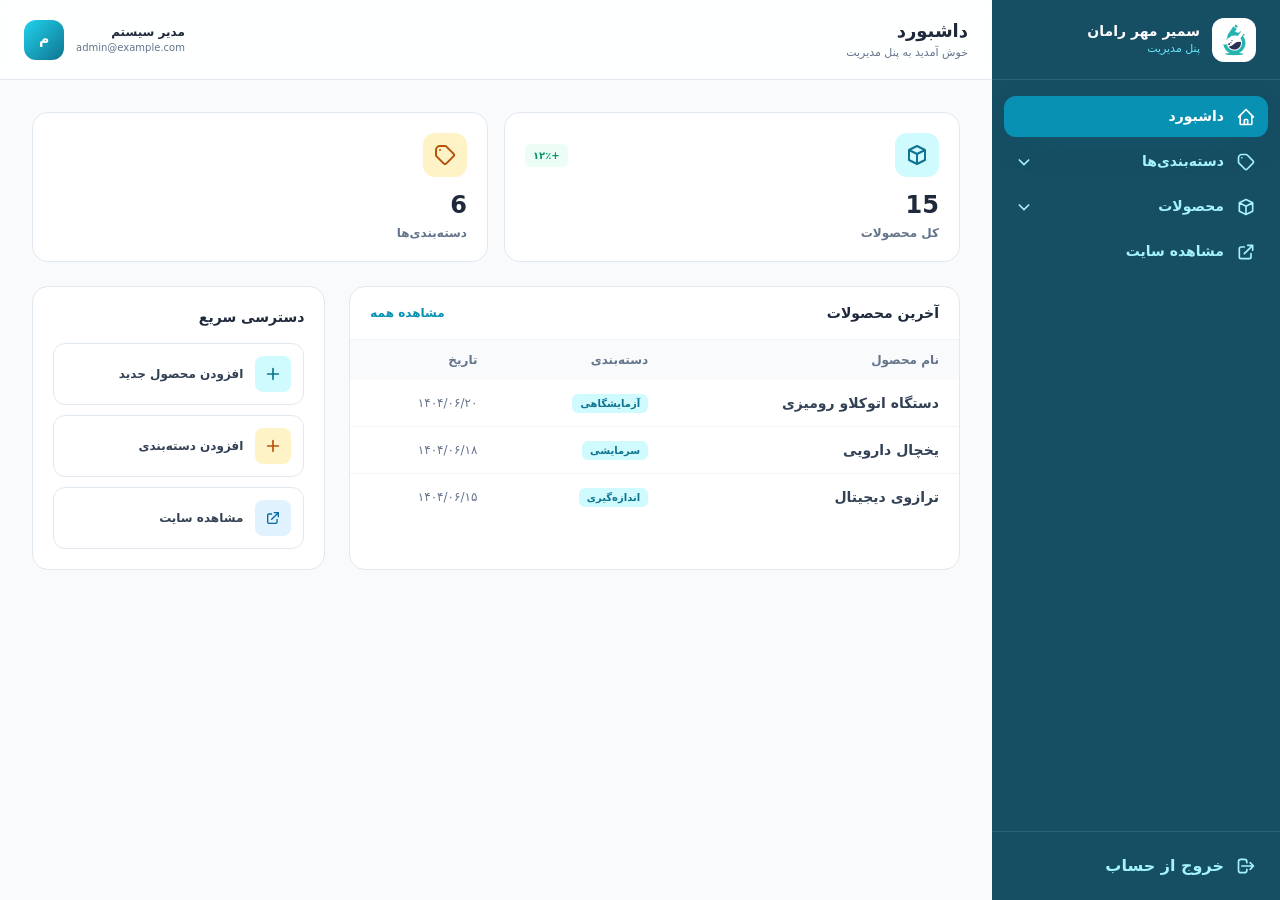
<file: admin/dashboard.html>
<!DOCTYPE html>
<html lang="fa" dir="rtl">
<head>
    <meta charset="UTF-8" />
    <meta name="viewport" content="width=device-width, initial-scale=1" />
    <title>داشبورد | پنل مدیریت</title>
    <link rel="stylesheet" href="../assets/css/style.css">
</head>
<body class="admin-body">

<div class="admin-layout">

    <aside id="adminSidebar" class="admin-sidebar">

        <div class="sidebar-head">
            <img src="../assets/images/logo.png" alt="لوگو" />
            <div>
                <p class="sidebar-name">سمیر مهر رامان</p>
                <p class="sidebar-sub">پنل مدیریت</p>
            </div>
        </div>

        <nav class="sidebar-nav">

            <a href="dashboard.html" class="side-link active">
                <svg class="icon-md" fill="none" stroke="currentColor" stroke-width="2" viewBox="0 0 24 24"><path stroke-linecap="round" stroke-linejoin="round" d="M3 12l2-2m0 0l7-7 7 7M5 10v10a1 1 0 001 1h3m10-11l2 2m-2-2v10a1 1 0 01-1 1h-3m-6 0a1 1 0 001-1v-4a1 1 0 011-1h2a1 1 0 011 1v4a1 1 0 001 1m-6 0h6"/></svg>
                داشبورد
            </a>

            <div>
                <button data-submenu-toggle="submenu-categories" class="side-toggle">
                    <span>
                        <svg class="icon-md" fill="none" stroke="currentColor" stroke-width="2" viewBox="0 0 24 24"><path stroke-linecap="round" stroke-linejoin="round" d="M7 7h.01M7 3h5a1.99 1.99 0 011.414.586l7 7a2 2 0 010 2.828l-7 7a2 2 0 01-2.828 0l-7-7A1.99 1.99 0 013 12V7a4 4 0 014-4z"/></svg>
                        دسته‌بندی‌ها
                    </span>
                    <svg data-submenu-arrow class="arrow" fill="none" stroke="currentColor" stroke-width="2.5" viewBox="0 0 24 24"><path stroke-linecap="round" d="M19 9l-7 7-7-7"/></svg>
                </button>
                <div id="submenu-categories" class="submenu hidden">
                    <a href="categories.html">لیست دسته‌بندی‌ها</a>
                    <a href="category-create.html">افزودن دسته‌بندی</a>
                </div>
            </div>

            <div>
                <button data-submenu-toggle="submenu-products" class="side-toggle">
                    <span>
                        <svg class="icon-md" fill="none" stroke="currentColor" stroke-width="2" viewBox="0 0 24 24"><path stroke-linecap="round" stroke-linejoin="round" d="M20 7l-8-4-8 4m16 0l-8 4m8-4v10l-8 4m0-10L4 7m8 4v10M4 7v10l8 4"/></svg>
                        محصولات
                    </span>
                    <svg data-submenu-arrow class="arrow" fill="none" stroke="currentColor" stroke-width="2.5" viewBox="0 0 24 24"><path stroke-linecap="round" d="M19 9l-7 7-7-7"/></svg>
                </button>
                <div id="submenu-products" class="submenu hidden">
                    <a href="products.html">لیست محصولات</a>
                    <a href="product-create.html">افزودن محصول</a>
                </div>
            </div>

            <a href="../index.html" target="_blank" class="side-link">
                <svg class="icon-md" fill="none" stroke="currentColor" stroke-width="2" viewBox="0 0 24 24"><path stroke-linecap="round" stroke-linejoin="round" d="M10 6H6a2 2 0 00-2 2v10a2 2 0 002 2h10a2 2 0 002-2v-4M14 4h6m0 0v6m0-6L10 14"/></svg>
                مشاهده سایت
            </a>
        </nav>

        <div class="sidebar-foot">
            <a href="login.html" class="side-link">
                <svg class="icon-md" fill="none" stroke="currentColor" stroke-width="2" viewBox="0 0 24 24"><path stroke-linecap="round" stroke-linejoin="round" d="M17 16l4-4m0 0l-4-4m4 4H7m6 4v1a3 3 0 01-3 3H6a3 3 0 01-3-3V7a3 3 0 013-3h4a3 3 0 013 3v1"/></svg>
                خروج از حساب
            </a>
        </div>
    </aside>

    <div id="sidebarOverlay" class="sidebar-overlay"></div>

    <div class="admin-col">

        <header class="admin-header glass">
            <div class="admin-header-inner">
                <div class="admin-header-left">
                    <button id="sidebarToggleBtn" class="sidebar-toggle" aria-label="منو">
                    <svg fill="none" stroke="currentColor" stroke-width="2.2" viewBox="0 0 24 24"><path stroke-linecap="round" stroke-linejoin="round" d="M4 6h16M4 12h16M4 18h16"/></svg>
                </button>
                    <div class="titles">
                        <h1 class="truncate">داشبورد</h1>
                        <p class="sub truncate">خوش آمدید به پنل مدیریت</p>
                    </div>
                </div>

                <div class="admin-user-wrap">
                    <div class="admin-user">
                        <p class="name">مدیر سیستم</p>
                        <p class="mail">admin@example.com</p>
                    </div>
                    <div class="avatar">م</div>
                </div>
            </div>
        </header>

        <main class="admin-main">

            <div class="stat-grid">

                <div class="admin-card pad">
                    <div class="admin-stat-top">
                        <div class="admin-stat-icon">
                            <svg fill="none" stroke="currentColor" stroke-width="2" viewBox="0 0 24 24"><path stroke-linecap="round" stroke-linejoin="round" d="M20 7l-8-4-8 4m16 0l-8 4m8-4v10l-8 4m0-10L4 7m8 4v10M4 7v10l8 4"/></svg>
                        </div>
                        <span class="trend">+۱۲٪</span>
                    </div>
                    <p class="admin-stat-num">15</p>
                    <p class="admin-stat-label">کل محصولات</p>
                </div>

                <div class="admin-card pad">
                    <div class="admin-stat-top">
                        <div class="admin-stat-icon amber">
                            <svg fill="none" stroke="currentColor" stroke-width="2" viewBox="0 0 24 24"><path stroke-linecap="round" stroke-linejoin="round" d="M7 7h.01M7 3h5a1.99 1.99 0 011.414.586l7 7a2 2 0 010 2.828l-7 7a2 2 0 01-2.828 0l-7-7A1.99 1.99 0 013 12V7a4 4 0 014-4z"/></svg>
                        </div>
                    </div>
                    <p class="admin-stat-num">6</p>
                    <p class="admin-stat-label">دسته‌بندی‌ها</p>
                </div>
            </div>

            <div class="dash-grid">

                <div class="admin-card clip dash-wide">
                    <div class="card-head">
                        <h2>آخرین محصولات</h2>
                        <a href="products.html" class="more">مشاهده همه</a>
                    </div>
                    <div class="table-scroll">
                        <table class="data-table">
                            <thead>
                                <tr>
                                    <th>نام محصول</th>
                                    <th>دسته‌بندی</th>
                                    <th>تاریخ</th>
                                </tr>
                            </thead>
                            <tbody>
                                <tr>
                                    <td class="cell-name">دستگاه اتوکلاو رومیزی</td>
                                    <td><span class="pill pill-lab">آزمایشگاهی</span></td>
                                    <td class="cell-date">۱۴۰۴/۰۶/۲۰</td>
                                </tr>
                                <tr>
                                    <td class="cell-name">یخچال دارویی</td>
                                    <td><span class="pill pill-lab">سرمایشی</span></td>
                                    <td class="cell-date">۱۴۰۴/۰۶/۱۸</td>
                                </tr>
                                <tr>
                                    <td class="cell-name">ترازوی دیجیتال</td>
                                    <td><span class="pill pill-lab">اندازه‌گیری</span></td>
                                    <td class="cell-date">۱۴۰۴/۰۶/۱۵</td>
                                </tr>
                            </tbody>
                        </table>
                    </div>
                </div>

                <div class="admin-card pad">
                    <h2 class="quick-title">دسترسی سریع</h2>
                    <div class="quick-list">
                        <a href="product-create.html" class="quick-item">
                            <div class="quick-icon">
                                <svg fill="none" stroke="currentColor" stroke-width="2.5" viewBox="0 0 24 24"><path stroke-linecap="round" d="M12 4v16m8-8H4"/></svg>
                            </div>
                            <span>افزودن محصول جدید</span>
                        </a>
                        <a href="category-create.html" class="quick-item">
                            <div class="quick-icon amber">
                                <svg fill="none" stroke="currentColor" stroke-width="2.5" viewBox="0 0 24 24"><path stroke-linecap="round" d="M12 4v16m8-8H4"/></svg>
                            </div>
                            <span>افزودن دسته‌بندی</span>
                        </a>
                        <a href="../index.html" target="_blank" class="quick-item">
                            <div class="quick-icon sky">
                                <svg fill="none" stroke="currentColor" stroke-width="2" viewBox="0 0 24 24"><path stroke-linecap="round" stroke-linejoin="round" d="M10 6H6a2 2 0 00-2 2v10a2 2 0 002 2h10a2 2 0 002-2v-4M14 4h6m0 0v6m0-6L10 14"/></svg>
                            </div>
                            <span>مشاهده سایت</span>
                        </a>
                    </div>
                </div>

            </div>
        </main>
    </div>
</div>

<script src="../assets/js/admin.js"></script>
</body>
</html>
</file>
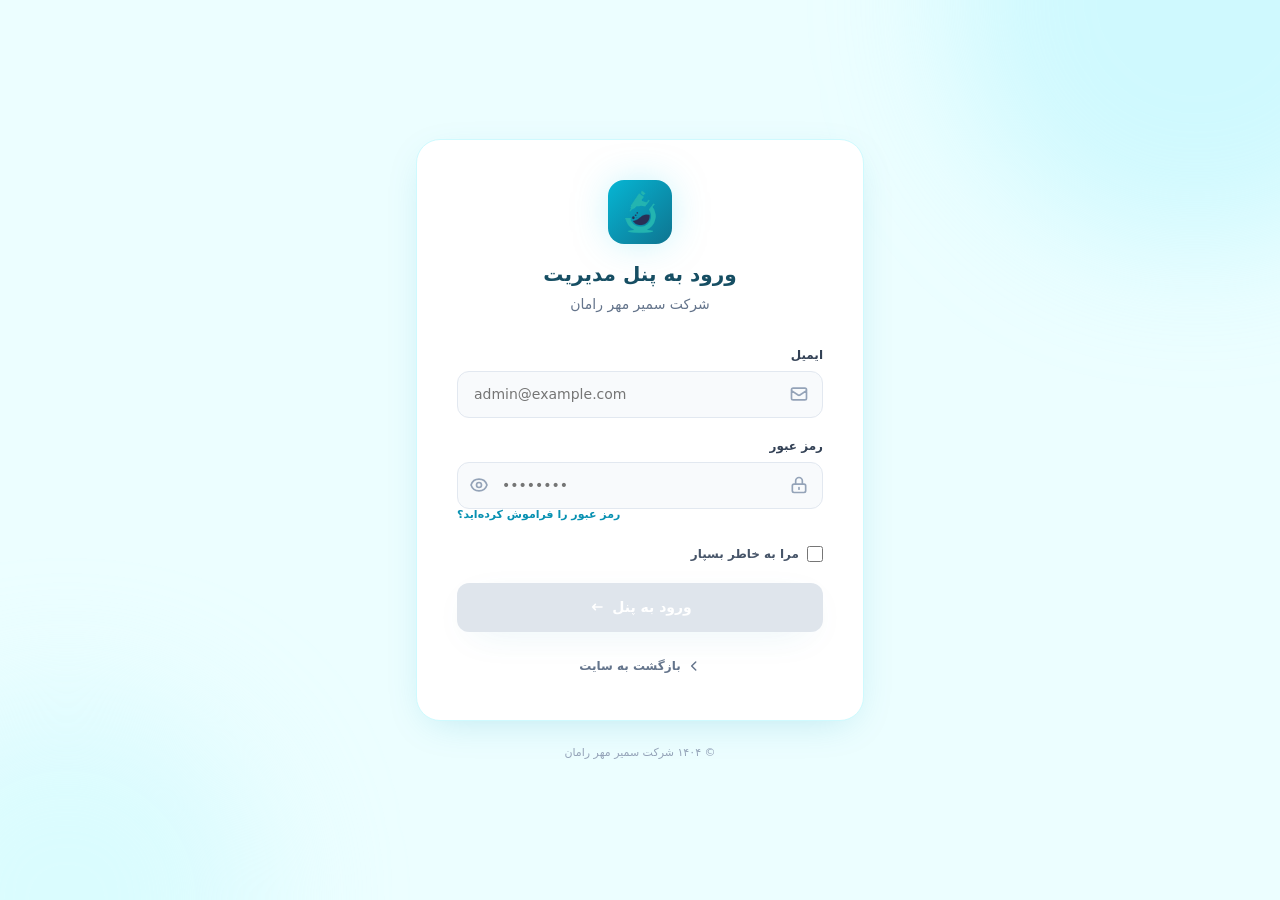
<file: admin/login.html>
<!DOCTYPE html>
<html lang="fa" dir="rtl">
<head>
    <meta charset="UTF-8" />
    <meta name="viewport" content="width=device-width, initial-scale=1" />
    <title>ورود به پنل مدیریت | سمیر مهر رامان</title>
    <link rel="stylesheet" href="../assets/css/style.css">
</head>
<body class="login-body" data-base="../">

<div class="login-page">

    <div class="login-blob-1"></div>
    <div class="login-blob-2"></div>

    <div class="login-wrap">
        <div class="login-card">

            <div class="login-head">
                <div class="login-logo">
                    <img src="../assets/images/logo.png" alt="لوگو" />
                </div>
                <h1>ورود به پنل مدیریت</h1>
                <p>شرکت سمیر مهر رامان</p>
            </div>

            <form id="loginForm" action="dashboard.html" class="form-stack" novalidate>

                <div>
                    <label class="field-label" for="loginEmail">ایمیل</label>
                    <div class="input-wrap">
                        <svg class="input-icon" fill="none" stroke="currentColor" stroke-width="2" viewBox="0 0 24 24"><path stroke-linecap="round" stroke-linejoin="round" d="M3 8l7.89 5.26a2 2 0 002.22 0L21 8M5 19h14a2 2 0 002-2V7a2 2 0 00-2-2H5a2 2 0 00-2 2v10a2 2 0 002 2z"/></svg>
                        <input type="email" id="loginEmail" class="login-input" required dir="ltr" autocomplete="off" placeholder="admin@example.com" />
                    </div>
                    <p id="emailError" class="field-error hidden">ایمیل وارد شده معتبر نیست.</p>
                </div>

                <div>
                    <label class="field-label" for="passwordInput">رمز عبور</label>
                    <div class="input-wrap">
                        <svg class="input-icon" fill="none" stroke="currentColor" stroke-width="2" viewBox="0 0 24 24"><path stroke-linecap="round" stroke-linejoin="round" d="M12 15v2m-6 4h12a2 2 0 002-2v-6a2 2 0 00-2-2H6a2 2 0 00-2 2v6a2 2 0 002 2zm10-10V7a4 4 0 00-8 0v4h8z"/></svg>
                        <input type="password" id="passwordInput" class="login-input has-toggle" required placeholder="••••••••" dir="ltr" autocomplete="new-password" />

                        <button type="button" id="togglePassword" class="toggle-pass" aria-label="نمایش رمز">
                            <svg id="eyeIconClosed" fill="none" stroke="currentColor" stroke-width="2" viewBox="0 0 24 24">
                                <path stroke-linecap="round" stroke-linejoin="round" d="M15 12a3 3 0 11-6 0 3 3 0 016 0z"/>
                                <path stroke-linecap="round" stroke-linejoin="round" d="M2.458 12C3.732 7.943 7.523 5 12 5c4.478 0 8.268 2.943 9.542 7-1.274 4.057-5.064 7-9.542 7-4.477 0-8.268-2.943-9.542-7z"/>
                            </svg>
                            <svg id="eyeIconOpen" class="hidden" fill="none" stroke="currentColor" stroke-width="2" viewBox="0 0 24 24">
                                <path stroke-linecap="round" stroke-linejoin="round" d="M13.875 18.825A10.05 10.05 0 0112 19c-4.478 0-8.268-2.943-9.543-7a9.97 9.97 0 011.563-3.029m5.858.908a3 3 0 114.243 4.243M9.878 9.878l4.242 4.242M9.88 9.88l-3.29-3.29m7.532 7.532l3.29 3.29M3 3l3.59 3.59m0 0A9.953 9.953 0 0112 5c4.478 0 8.268 2.943 9.543 7a10.025 10.025 0 01-4.132 5.411m0 0L21 21"/>
                            </svg>
                        </button>
                    </div>
                    <p id="passwordError" class="field-error hidden">رمز عبور باید حداقل ۸ کاراکتر باشد.</p>
                </div>

                <div class="forgot">
                    <a href="#">رمز عبور را فراموش کرده‌اید؟</a>
                </div>

                <label class="remember">
                    <input type="checkbox" value="1" />
                    <span>مرا به خاطر بسپار</span>
                </label>

                <button type="submit" id="loginSubmitBtn" class="login-submit" disabled>
                    ورود به پنل
                    <svg class="icon-sm" fill="none" stroke="currentColor" stroke-width="2.5" viewBox="0 0 24 24"><path stroke-linecap="round" stroke-linejoin="round" d="M11 16l-4-4m0 0l4-4m-4 4h14"/></svg>
                </button>
            </form>

            <div class="back-link-wrap">
                <a href="../index.html" class="back-link">
                    <svg class="icon-xs" fill="none" stroke="currentColor" stroke-width="2.5" viewBox="0 0 24 24"><path stroke-linecap="round" stroke-linejoin="round" d="M15 19l-7-7 7-7"/></svg>
                    بازگشت به سایت
                </a>
            </div>
        </div>

        <p class="login-copy">© ۱۴۰۴ شرکت سمیر مهر رامان</p>
    </div>
</div>

<script src="../assets/js/main.js"></script>
</body>
</html>
</file>
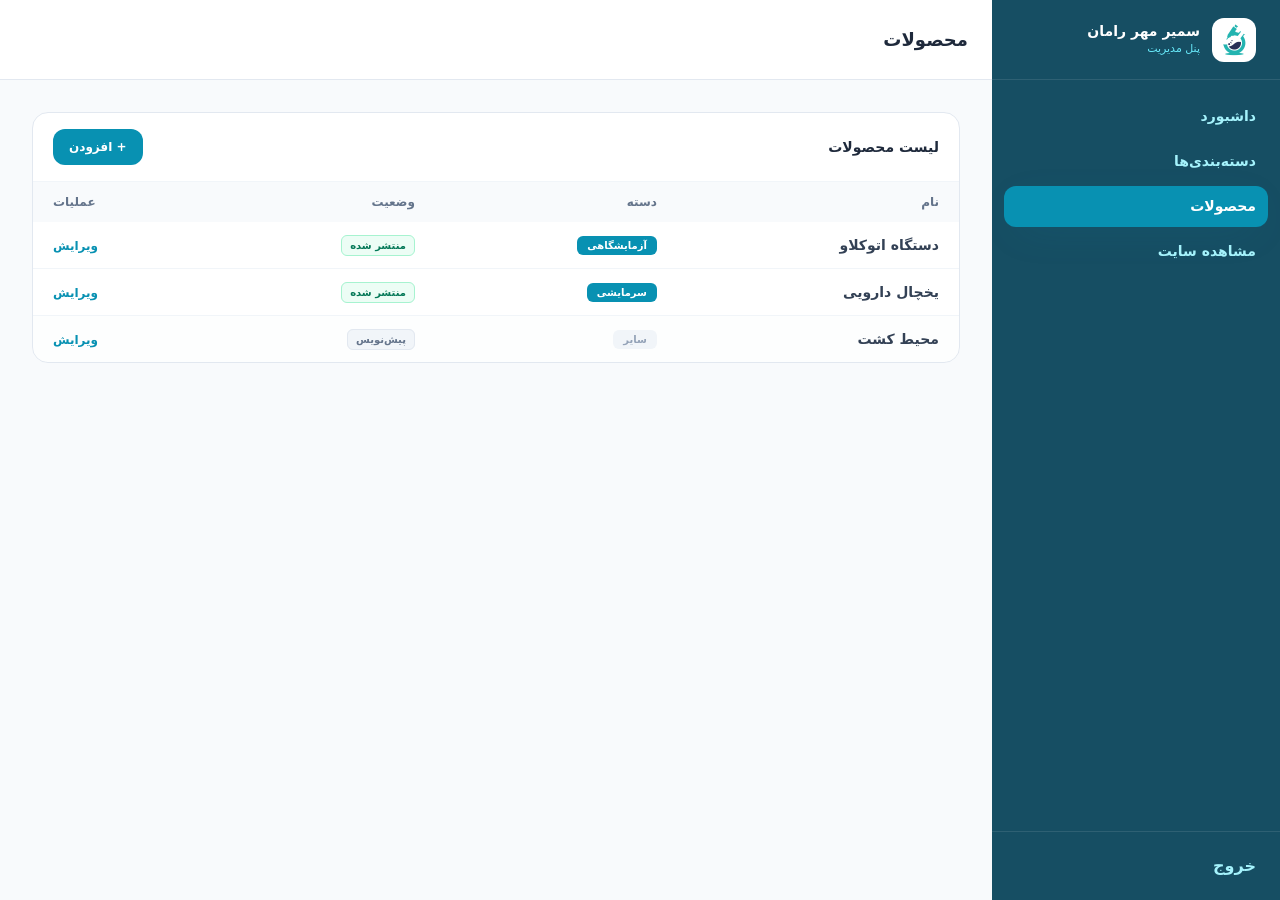
<file: admin/products.html>
<!DOCTYPE html>
<html lang="fa" dir="rtl">
<head>
    <meta charset="UTF-8" />
    <meta name="viewport" content="width=device-width, initial-scale=1" />
    <title>محصولات | پنل مدیریت</title>
    <link rel="stylesheet" href="../assets/css/style.css">
</head>
<body class="admin-body">

<div class="admin-layout">

    <aside id="adminSidebar" class="admin-sidebar">
        <div class="sidebar-head">
            <img src="../assets/images/logo.png" alt="لوگو" />
            <div><p class="sidebar-name">سمیر مهر رامان</p><p class="sidebar-sub">پنل مدیریت</p></div>
        </div>
        <nav class="sidebar-nav">
            <a href="dashboard.html" class="side-link">داشبورد</a>
            <a href="categories.html" class="side-link">دسته‌بندی‌ها</a>
            <a href="products.html" class="side-link active">محصولات</a>
            <a href="../index.html" target="_blank" class="side-link">مشاهده سایت</a>
        </nav>
        <div class="sidebar-foot"><a href="login.html" class="side-link">خروج</a></div>
    </aside>

    <div id="sidebarOverlay" class="sidebar-overlay"></div>

    <div class="admin-col">

        <header class="admin-header">
            <div class="admin-header-inner start">
                <button id="sidebarToggleBtn" class="sidebar-toggle" aria-label="منو">
                    <svg fill="none" stroke="currentColor" stroke-width="2.2" viewBox="0 0 24 24"><path stroke-linecap="round" stroke-linejoin="round" d="M4 6h16M4 12h16M4 18h16"/></svg>
                </button>
                <h1>محصولات</h1>
            </div>
        </header>

        <main class="admin-main">
            <div class="admin-card clip">
                <div class="card-head">
                    <h2>لیست محصولات</h2>
                    <a href="product-create.html" class="list-head-btn">+ افزودن</a>
                </div>
                <table class="data-table">
                    <thead>
                        <tr>
                            <th>نام</th>
                            <th>دسته</th>
                            <th>وضعیت</th>
                            <th class="end">عملیات</th>
                        </tr>
                    </thead>
                    <tbody>
                        <tr>
                            <td class="cell-name">دستگاه اتوکلاو</td>
                            <td><span class="pill pill-solid">آزمایشگاهی</span></td>
                            <td><span class="pill pill-published">منتشر شده</span></td>
                            <td class="end"><a href="product-create.html" class="edit-link">ویرایش</a></td>
                        </tr>
                        <tr>
                            <td class="cell-name">یخچال دارویی</td>
                            <td><span class="pill pill-solid">سرمایشی</span></td>
                            <td><span class="pill pill-published">منتشر شده</span></td>
                            <td class="end"><a href="product-create.html" class="edit-link">ویرایش</a></td>
                        </tr>
                        <tr class="draft-row">
                            <td class="cell-name">محیط کشت</td>
                            <td><span class="pill pill-muted">سایر</span></td>
                            <td><span class="pill pill-draft">پیش‌نویس</span></td>
                            <td class="end"><a href="product-create.html" class="edit-link">ویرایش</a></td>
                        </tr>
                    </tbody>
                </table>
            </div>
        </main>
    </div>
</div>

<script src="../assets/js/admin.js"></script>
</body>
</html>
</file>
<file: assets/css/style.css>
/* ============================================================
   استایل اصلی سایت — CSS خالص
   ============================================================ */

/* ---------- متغیرها ---------- */
:root {
    --lab-50: #ecfeff;
    --lab-100: #cffafe;
    --lab-200: #a5f3fc;
    --lab-300: #67e8f9;
    --lab-400: #22d3ee;
    --lab-500: #06b6d4;
    --lab-600: #0891b2;
    --lab-700: #0e7490;
    --lab-800: #155e75;
    --lab-900: #164e63;

    --slate-50: #f8fafc;
    --slate-100: #f1f5f9;
    --slate-200: #e2e8f0;
    --slate-300: #cbd5e1;
    --slate-400: #94a3b8;
    --slate-500: #64748b;
    --slate-600: #475569;
    --slate-700: #334155;
    --slate-800: #1e293b;

    --shadow-soft: 0 10px 40px -15px rgba(8, 145, 178, .25);
    --shadow-card: 0 4px 24px -10px rgba(8, 145, 178, .15);
    --shadow-glow: 0 0 40px -10px rgba(34, 211, 238, .5);
    --shadow-sm: 0 1px 2px 0 rgba(0, 0, 0, .05);
    --shadow-tag: 0 1px 3px 0 rgba(0, 0, 0, .1), 0 1px 2px -1px rgba(0, 0, 0, .1);

    --font: Tahoma, 'Segoe UI', 'Noto Sans Arabic', 'Noto Naskh Arabic', system-ui, -apple-system, Arial, sans-serif;
}

/* ---------- ریست پایه ---------- */
*, *::before, *::after {
    box-sizing: border-box;
    margin: 0;
    padding: 0;
    border: 0 solid var(--slate-200);
}

html {
    line-height: 1.5;
    -webkit-text-size-adjust: 100%;
    scroll-behavior: smooth;
}

body {
    font-family: var(--font);
    background: #fff;
    color: var(--slate-700);
    -webkit-font-smoothing: antialiased;
    -moz-osx-font-smoothing: grayscale;
    overflow-x: hidden;
}

h1, h2, h3, h4, h5, h6 { font-size: inherit; font-weight: inherit; }
a { color: inherit; text-decoration: none; }
ul { list-style: none; }
img, svg { display: block; max-width: 100%; }
button, input, select, textarea { font: inherit; color: inherit; letter-spacing: inherit; }
button { background: transparent; cursor: pointer; }
textarea { resize: vertical; }
code { font-family: ui-monospace, SFMono-Regular, Menlo, Consolas, monospace; }
strong { font-weight: bolder; }
table { border-collapse: collapse; }

section[id] { scroll-margin-top: 100px; }

/* ---------- ابزارهای عمومی ---------- */
.hidden { display: none !important; }

.container {
    width: 100%;
    max-width: 80rem;
    margin-inline: auto;
    padding-inline: 1rem;
}

.layer { position: absolute; inset: 0; }

.icon-xs { width: .875rem; height: .875rem; flex-shrink: 0; }
.icon-sm { width: 1rem; height: 1rem; flex-shrink: 0; }
.icon-md { width: 1.25rem; height: 1.25rem; flex-shrink: 0; }
.icon-lg { width: 1.5rem; height: 1.5rem; flex-shrink: 0; }

.pattern-dots {
    background-image: radial-gradient(circle, rgba(8, 145, 178, .15) 1px, transparent 1px);
    background-size: 22px 22px;
}

.scrollbar-hide {
    -ms-overflow-style: none;
    scrollbar-width: none;
}
.scrollbar-hide::-webkit-scrollbar { display: none; }

::-webkit-scrollbar { width: 10px; }
::-webkit-scrollbar-track { background: #f0f9ff; }
::-webkit-scrollbar-thumb { background: #67e8f9; border-radius: 999px; }
::-webkit-scrollbar-thumb:hover { background: #22d3ee; }

.line-clamp-2 {
    display: -webkit-box;
    -webkit-line-clamp: 2;
    -webkit-box-orient: vertical;
    overflow: hidden;
}

/* ============================================================
   هدر
   ============================================================ */
.site-header {
    position: sticky;
    top: 0;
    z-index: 50;
    background: rgba(255, 255, 255, .85);
    -webkit-backdrop-filter: blur(24px);
    backdrop-filter: blur(24px);
    border-bottom: 1px solid var(--lab-100);
}

.header-inner {
    height: 5rem;
    display: flex;
    align-items: center;
    justify-content: space-between;
    gap: 1rem;
}

.brand { display: flex; align-items: center; gap: .75rem; flex-shrink: 0; }
.brand img {
    width: 3rem;
    height: 3rem;
    object-fit: contain;
    border-radius: .75rem;
    background: var(--lab-50);
    padding: .375rem;
    border: 1px solid var(--lab-200);
}
.brand-text { line-height: 1.25; }
.brand-name { display: block; font-size: 1rem; line-height: 1.25; font-weight: 800; color: var(--lab-900); }
.brand-sub { display: block; font-size: 11px; color: var(--lab-600); font-weight: 600; }

/* منوی دسکتاپ */
.nav-desktop {
    display: none;
    align-items: center;
    gap: .25rem;
    font-size: .875rem;
    font-weight: 700;
    color: var(--slate-600);
}
.nav-desktop > a,
.dropdown-btn { padding: .5rem .875rem; border-radius: .5rem; }

.dropdown { position: relative; }
.dropdown-btn { display: flex; align-items: center; gap: .25rem; }
.dropdown-btn svg { width: .875rem; height: .875rem; opacity: .7; transition: transform .3s; }
.dropdown:hover .dropdown-btn svg { transform: rotate(180deg); }

.dropdown-menu {
    position: absolute;
    top: 100%;
    right: 0;
    padding-top: .5rem;
    opacity: 0;
    visibility: hidden;
    transition: all .2s;
    z-index: 50;
}
.dropdown:hover .dropdown-menu { opacity: 1; visibility: visible; }

.dropdown-panel {
    width: 16rem;
    background: #fff;
    border-radius: 1rem;
    border: 1px solid var(--lab-100);
    box-shadow: var(--shadow-soft);
    overflow: hidden;
    padding-block: .5rem;
}

.dd-item {
    display: flex;
    align-items: center;
    gap: .625rem;
    padding: .625rem 1rem;
    font-size: .875rem;
    font-weight: 600;
    color: var(--slate-600);
}
.dd-item-primary { font-weight: 700; color: var(--lab-700); border-bottom: 1px solid var(--lab-50); }
.dd-item-last { border-top: 1px solid var(--lab-50); }

.dd-dot { width: .375rem; height: .375rem; border-radius: 9999px; background: var(--lab-500); flex-shrink: 0; }
.dd-item-primary .dd-dot { background: var(--lab-600); }
.dd-item-last .dd-dot { background: var(--slate-400); }

/* جستجو و دکمه‌ها */
.header-actions { display: flex; align-items: center; gap: .5rem; }

.search-form { position: relative; display: none; }
.search-input {
    width: 10rem;
    background: rgba(236, 254, 255, .6);
    border: 1px solid var(--lab-100);
    border-radius: .75rem;
    padding: .5rem .75rem;
    font-size: .875rem;
}

.icon-btn {
    padding: .625rem;
    border-radius: .75rem;
    border: 1px solid var(--lab-100);
    color: var(--lab-700);
}
.icon-btn svg { width: 1.25rem; height: 1.25rem; }
.menu-btn { color: var(--lab-800); }

/* منوی موبایل */
.mobile-search {
    border-top: 1px solid var(--lab-100);
    background: #fff;
    padding: .75rem 1rem;
}
.mobile-search input {
    width: 100%;
    background: rgba(236, 254, 255, .6);
    border: 1px solid var(--lab-100);
    border-radius: .75rem;
    padding: .625rem .75rem;
    font-size: .875rem;
}

.mobile-menu { border-top: 1px solid var(--lab-100); background: #fff; }
.mobile-nav {
    max-width: 80rem;
    margin-inline: auto;
    padding: .75rem 1rem;
    display: flex;
    flex-direction: column;
    font-size: .875rem;
    font-weight: 700;
    color: var(--slate-700);
}
.mobile-nav > a,
.mobile-products-btn { padding: .75rem; border-radius: .5rem; }
.mobile-products-btn { display: flex; align-items: center; justify-content: space-between; text-align: right; }
.mobile-products-btn svg { width: 1rem; height: 1rem; transition: transform .3s; }
.mobile-products-btn svg.is-open { transform: rotate(180deg); }

.mobile-sub { flex-direction: column; padding-right: .75rem; display: flex; }
.mobile-sub a {
    display: flex;
    align-items: center;
    gap: .5rem;
    padding: .625rem .75rem;
    border-radius: .5rem;
    font-size: .75rem;
    font-weight: 600;
    color: var(--slate-600);
}
.mobile-sub a.dd-item-primary { font-weight: 700; color: var(--lab-700); border-bottom: 0; }
.mobile-sub a.dd-item-last { border-top: 1px solid var(--lab-50); }

/* ============================================================
   فوتر
   ============================================================ */
.site-footer {
    position: relative;
    margin-top: 3.5rem;
    background: var(--lab-900);
    color: var(--lab-100);
    overflow: hidden;
}
.site-footer .pattern-dots { opacity: .3; }

.footer-grid {
    position: relative;
    padding-block: 3.5rem;
    display: grid;
    gap: 2.5rem;
    font-size: .875rem;
}
.footer-brand { display: flex; align-items: center; gap: .75rem; }
.footer-brand img {
    width: 3rem;
    height: 3rem;
    object-fit: contain;
    background: #fff;
    border-radius: .75rem;
    padding: .375rem;
}
.footer-brand-name { font-weight: 800; color: #fff; }
.footer-brand-sub { font-size: .75rem; line-height: 1rem; color: var(--lab-300); }
.footer-about { margin-top: 1.25rem; font-size: .75rem; line-height: 1.75rem; color: var(--lab-200); }
.footer-title { font-weight: 800; color: #fff; margin-bottom: 1rem; }

.footer-contact { font-size: .75rem; line-height: 1rem; }
.footer-contact li { display: flex; align-items: center; gap: .5rem; }
.footer-contact li + li { margin-top: .75rem; }
.footer-contact li.top { align-items: flex-start; }
.footer-contact .label { color: var(--lab-400); font-weight: 700; flex-shrink: 0; }

.footer-bottom { position: relative; border-top: 1px solid rgba(255, 255, 255, .1); }
.footer-bottom .container { padding-block: 1.25rem; text-align: center; font-size: .75rem; color: var(--lab-300); }

/* ============================================================
   قهرمان صفحه اصلی
   ============================================================ */
.hero { position: relative; min-height: 500px; overflow: hidden; }
.hero-bg { background-size: cover; background-position: center; }
.hero-overlay { background: rgba(22, 78, 99, .6); }
.hero .pattern-dots { opacity: .2; }

.hero-content { position: relative; padding-block: 4rem; }
.hero-grid { display: grid; gap: 2rem; align-items: center; min-height: 400px; }

.hero-text { color: #fff; }

.badge {
    display: inline-flex;
    align-items: center;
    gap: .5rem;
    font-size: .75rem;
    font-weight: 800;
    background: rgba(255, 255, 255, .1);
    -webkit-backdrop-filter: blur(8px);
    backdrop-filter: blur(8px);
    border: 1px solid rgba(255, 255, 255, .2);
    color: #fff;
    padding: .5rem .875rem;
    border-radius: 9999px;
}
.badge-dot {
    width: .5rem;
    height: .5rem;
    border-radius: 9999px;
    background: var(--lab-400);
    animation: pulse 2s cubic-bezier(.4, 0, .6, 1) infinite;
}
@keyframes pulse { 50% { opacity: .5; } }

.hero-title { margin-top: 1.5rem; font-size: 1.875rem; line-height: 1.2; font-weight: 800; }
.hero-title span { display: block; margin-top: .5rem; color: var(--lab-300); }
.hero-desc { margin-top: 1.25rem; font-size: 1rem; line-height: 2rem; color: rgba(255, 255, 255, .8); max-width: 36rem; }

.hero-card-wrap { width: 100%; }
.hero-card {
    background: rgba(8, 145, 178, .95);
    -webkit-backdrop-filter: blur(12px);
    backdrop-filter: blur(12px);
    border-radius: 1rem;
    padding: 1.25rem;
    box-shadow: var(--shadow-glow);
    border: 1px solid rgba(34, 211, 238, .3);
}
.hero-card h3 {
    color: #fff;
    font-weight: 800;
    font-size: .875rem;
    margin-bottom: 1rem;
    display: flex;
    align-items: center;
    gap: .5rem;
}
.hero-card h3 svg { color: var(--lab-200); }
.hero-card ul { font-size: .75rem; line-height: 1.5rem; color: rgba(255, 255, 255, .9); }
.hero-card li { display: flex; align-items: flex-start; gap: .5rem; }
.hero-card li + li { margin-top: .75rem; }
.hero-card li::before {
    content: "";
    margin-top: .5rem;
    width: .25rem;
    height: .25rem;
    border-radius: 9999px;
    background: var(--lab-200);
    flex-shrink: 0;
}

/* ============================================================
   بدنه صفحه اصلی
   ============================================================ */
.home-main { padding-block: 3.5rem; display: flex; flex-direction: column; gap: 3rem; }

.eyebrow { font-size: .75rem; font-weight: 800; color: var(--lab-600); letter-spacing: .05em; }
.section-title { font-size: 1.5rem; line-height: 2rem; font-weight: 800; color: var(--lab-900); margin-top: .25rem; }
.section-sub { font-size: .875rem; color: var(--slate-500); margin-top: .375rem; }

.section-head {
    margin-bottom: 1.25rem;
    display: flex;
    flex-wrap: wrap;
    align-items: flex-end;
    justify-content: space-between;
    gap: .75rem;
}
.link-more {
    flex-shrink: 0;
    display: inline-flex;
    align-items: center;
    gap: .375rem;
    font-size: .875rem;
    font-weight: 700;
    color: var(--lab-600);
}

/* اسلایدر محصولات */
.carousel { position: relative; }

.carousel-btn {
    display: none;
    position: absolute;
    top: 50%;
    z-index: 20;
    width: 2.75rem;
    height: 2.75rem;
    border-radius: 9999px;
    background: #fff;
    border: 1px solid var(--lab-200);
    color: var(--lab-700);
    place-items: center;
    box-shadow: var(--shadow-soft);
}
.carousel-btn svg { width: 1.25rem; height: 1.25rem; }
.carousel-prev { right: 0; transform: translate(50%, -50%); }
.carousel-next { left: 0; transform: translate(-50%, -50%); }
.carousel-prev:active { transform: translate(50%, -50%) scale(.95); }
.carousel-next:active { transform: translate(-50%, -50%) scale(.95); }

.carousel-scroll { overflow-x: auto; padding: 0 .25rem .75rem; }
.carousel-track { display: flex; gap: 1.5rem; }
.carousel-track .product-card { width: 16rem; flex-shrink: 0; }

.dots { display: flex; justify-content: center; gap: .375rem; margin-top: .75rem; }
.product-dot { width: .375rem; height: .375rem; border-radius: 9999px; background: var(--lab-300); }
.product-dot.active { width: 1.5rem; background: var(--lab-600); }

/* کارت محصول */
.product-card {
    background: #fff;
    border-radius: 1rem;
    border: 1px solid var(--lab-100);
    overflow: hidden;
}
.card-shadow { box-shadow: var(--shadow-card); }

.card-media {
    display: block;
    aspect-ratio: 4 / 3;
    background: var(--lab-50);
    position: relative;
    overflow: hidden;
}
.card-media img { width: 100%; height: 100%; object-fit: cover; }

.tag {
    position: absolute;
    top: .75rem;
    left: .75rem;
    font-size: 10px;
    font-weight: 800;
    background: var(--lab-600);
    color: #fff;
    padding: .375rem .625rem;
    border-radius: .375rem;
    box-shadow: var(--shadow-tag);
}

.card-body { padding: 1.25rem; }
.card-body.compact { padding: 1rem; }
.card-title { font-weight: 800; color: var(--lab-900); font-size: .875rem; line-height: 1.25rem; }
.card-desc { font-size: .75rem; color: var(--slate-500); margin-top: .5rem; line-height: 1.5rem; }
.card-link {
    margin-top: .75rem;
    display: inline-flex;
    align-items: center;
    gap: .25rem;
    font-size: .75rem;
    font-weight: 700;
    color: var(--lab-600);
}

/* پنل‌ها (درباره ما، تماس) */
.panel {
    position: relative;
    overflow: hidden;
    background: #fff;
    border-radius: 1.5rem;
    border: 1px solid var(--lab-100);
    padding: 1.5rem;
    box-shadow: var(--shadow-card);
}
.panel-blob {
    position: absolute;
    top: -5rem;
    left: -5rem;
    width: 16rem;
    height: 16rem;
    background: var(--lab-50);
    border-radius: 9999px;
    filter: blur(64px);
}

.about-grid { position: relative; display: grid; gap: 2rem; align-items: center; }
.about-title { font-size: 1.5rem; line-height: 2rem; font-weight: 800; color: var(--lab-900); margin-top: .5rem; }
.about-text { margin-top: 1.25rem; font-size: .875rem; line-height: 2rem; color: var(--slate-600); }
.about-text p + p { margin-top: 1rem; }
.about-text strong { color: var(--lab-800); }

.stats { display: grid; grid-template-columns: repeat(2, minmax(0, 1fr)); gap: .75rem; }
.stat {
    background: linear-gradient(to bottom right, var(--lab-50), var(--lab-100));
    border-radius: 1rem;
    padding: 1rem;
    text-align: center;
    border: 1px solid var(--lab-100);
}
.stat-num { font-size: 1.5rem; line-height: 2rem; font-weight: 800; color: var(--lab-700); }
.stat-label { font-size: .75rem; line-height: 1rem; color: var(--slate-600); margin-top: .25rem; font-weight: 600; }

/* خدمات */
.services-grid { display: grid; gap: 1rem; }
.service {
    display: flex;
    gap: 1rem;
    padding: 1.25rem;
    border-radius: 1rem;
    background: #fff;
    border: 1px solid var(--lab-100);
}
.service-icon {
    flex-shrink: 0;
    width: 3rem;
    height: 3rem;
    border-radius: .75rem;
    background: var(--lab-100);
    color: var(--lab-700);
    display: grid;
    place-items: center;
}
.service-icon svg { width: 1.5rem; height: 1.5rem; }
.service h3 { font-weight: 800; color: var(--lab-900); font-size: .875rem; line-height: 1.25rem; }
.service p { font-size: .75rem; color: var(--slate-500); margin-top: .375rem; line-height: 1.5rem; }

/* تماس */
.contact-head { margin-bottom: 1.5rem; }
.contact-grid { display: grid; gap: 1.5rem; }
.contact-list > * + * { margin-top: .75rem; }
.contact-item {
    display: flex;
    align-items: flex-start;
    gap: 1rem;
    padding: 1rem;
    border-radius: 1rem;
    border: 1px solid var(--lab-100);
}
.contact-icon {
    flex-shrink: 0;
    width: 2.75rem;
    height: 2.75rem;
    border-radius: .75rem;
    background: var(--lab-100);
    color: var(--lab-700);
    display: grid;
    place-items: center;
}
.contact-icon svg { width: 1.25rem; height: 1.25rem; }
.contact-label { font-size: .75rem; line-height: 1rem; color: var(--slate-500); font-weight: 600; }
.contact-value { font-weight: 800; color: var(--lab-900); margin-top: .125rem; }
.contact-value.sm { font-weight: 700; font-size: .875rem; line-height: 1.5rem; }

.map-box {
    border-radius: 1rem;
    overflow: hidden;
    border: 1px solid var(--lab-100);
    background: var(--lab-50);
    min-height: 380px;
}
.map-box iframe { width: 100%; height: 100%; display: block; border: 0; min-height: 380px;}
.map-placeholder {
    min-height: 380px;
    height: 100%;
    display: flex;
    flex-direction: column;
    align-items: center;
    justify-content: center;
    gap: .75rem;
    color: var(--lab-700);
    font-size: .875rem;
    font-weight: 700;
}
.map-placeholder svg { width: 3rem; height: 3rem; }

/* ============================================================
   صفحات داخلی (محصولات، دسته‌بندی، جزئیات)
   ============================================================ */
.breadcrumb-bar { background: var(--lab-50); border-bottom: 1px solid var(--lab-100); }
.breadcrumb {
    padding-block: 1rem;
    display: flex;
    flex-wrap: wrap;
    align-items: center;
    gap: .5rem;
    font-size: .75rem;
    font-weight: 600;
    color: var(--slate-500);
}
.breadcrumb a:hover { color: var(--lab-700); }
.breadcrumb .current { color: var(--lab-700); }

.page-hero { position: relative; overflow: hidden; color: #fff; }
.page-hero .hero-bg { background-size: cover; background-position: center; }
.page-hero .hero-overlay { background: rgba(22, 78, 99, .75); }
.page-hero-content { position: relative; padding-block: 3rem; }
.page-hero h1 { font-size: 1.875rem; line-height: 2.25rem; font-weight: 800; }
.page-hero p { margin-top: 1rem; font-size: .875rem; line-height: 2rem; color: var(--lab-100); max-width: 42rem; }

.filter-bar { background: #fff; border-bottom: 1px solid var(--slate-200); box-shadow: var(--shadow-sm); }
.filter-row { display: flex; align-items: center; gap: .5rem; overflow-x: auto; padding-block: .75rem; }
.chip {
    flex-shrink: 0;
    padding: .5rem 1rem;
    border-radius: .75rem;
    font-size: .75rem;
    font-weight: 800;
    background: #fff;
    border: 1px solid var(--slate-200);
    color: var(--slate-600);
}
.chip.active { background: var(--lab-600); border-color: var(--lab-600); color: #fff; }

.products-section { padding-block: 2.5rem; }
.products-grid { display: grid; grid-template-columns: repeat(2, minmax(0, 1fr)); gap: .75rem; }

/* صفحه جزئیات محصول */
.product-section { padding-block: 2.5rem; }
.product-grid { display: grid; gap: 2rem; align-items: start; }

.product-image {
    position: relative;
    border-radius: 1.5rem;
    overflow: hidden;
    background: var(--lab-50);
    border: 1px solid var(--lab-100);
    aspect-ratio: 1 / 1;
    box-shadow: var(--shadow-card);
}
.product-image img { width: 100%; height: 100%; object-fit: cover; }

.product-cat {
    display: inline-flex;
    align-items: center;
    gap: .375rem;
    font-size: .75rem;
    font-weight: 800;
    color: var(--lab-600);
    margin-bottom: .75rem;
}
.product-cat::before { content: ""; width: .375rem; height: .375rem; border-radius: 9999px; background: var(--lab-500); }

.product-title { font-size: 1.5rem; line-height: 1.25; font-weight: 800; color: var(--lab-900); }
.divider { margin-block: 1.5rem; height: 1px; background: linear-gradient(to left, var(--lab-200), transparent); }

.summary-box {
    padding: 1rem;
    border-radius: 1rem;
    background: rgba(236, 254, 255, .6);
    border-right: 4px solid var(--lab-500);
}
.summary-box p { font-size: .875rem; line-height: 2rem; color: var(--slate-700); font-weight: 500; }

.desc-block { margin-top: 2rem; }
.desc-head { display: flex; align-items: center; gap: .75rem; margin-bottom: 1.25rem; }
.desc-head::before { content: ""; width: .25rem; height: 1.5rem; background: var(--lab-600); border-radius: 9999px; }
.desc-head h2 { font-size: 1rem; line-height: 1.5rem; font-weight: 800; color: var(--lab-900); }
.desc-text { font-size: .875rem; line-height: 2rem; color: var(--slate-600); }
.desc-text p + p { margin-top: .75rem; }

.price-box {
    margin-top: 2rem;
    padding: 1.25rem;
    border-radius: 1rem;
    background: linear-gradient(to bottom right, var(--lab-50), #fff);
    border: 1px solid var(--lab-100);
}
.price-label { font-size: .75rem; line-height: 1rem; font-weight: 700; color: var(--slate-500); margin-bottom: .25rem; }
.price-value { font-size: 1.125rem; line-height: 1.75rem; font-weight: 800; color: var(--lab-900); margin-bottom: 1rem; }
.price-actions { display: flex; flex-direction: column; gap: .75rem; }

.btn {
    flex: 1;
    display: inline-flex;
    align-items: center;
    justify-content: center;
    gap: .5rem;
    font-weight: 700;
    font-size: .875rem;
    padding: .875rem 1.5rem;
    border-radius: .75rem;
}
.btn-primary { background: var(--lab-600); color: #fff; box-shadow: var(--shadow-soft); }
.btn-outline { background: #fff; border: 1px solid var(--lab-200); color: var(--lab-800); }

.related { padding-bottom: 3.5rem; }
.related-head { display: flex; align-items: flex-end; justify-content: space-between; margin-bottom: 1.5rem; }
.related-title { font-size: 1.25rem; line-height: 1.75rem; font-weight: 800; color: var(--lab-900); margin-top: .25rem; }
.related-more { display: none; align-items: center; gap: .25rem; font-size: .875rem; font-weight: 700; color: var(--lab-600); }
.related-grid { display: grid; grid-template-columns: repeat(2, minmax(0, 1fr)); gap: .75rem; }
.related-card {
    display: block;
    background: #fff;
    border-radius: 1rem;
    border: 1px solid var(--lab-100);
    overflow: hidden;
    box-shadow: var(--shadow-card);
}
.related-card .thumb { aspect-ratio: 4 / 3; background: var(--lab-50); overflow: hidden; }
.related-card .thumb img { width: 100%; height: 100%; object-fit: cover; }
.related-card p { font-size: .75rem; line-height: 1rem; color: var(--slate-500); margin-top: .375rem; }

/* ============================================================
   ورود به پنل مدیریت
   ============================================================ */
body.login-body { background: var(--lab-50); }

.login-page {
    min-height: 100vh;
    display: flex;
    align-items: center;
    justify-content: center;
    padding: 1rem;
    position: relative;
    overflow: hidden;
}
.login-blob-1 {
    position: absolute;
    top: 0;
    right: 0;
    width: 500px;
    height: 500px;
    background: rgba(165, 243, 252, .4);
    border-radius: 9999px;
    filter: blur(64px);
    transform: translate(33.333%, -50%);
}
.login-blob-2 {
    position: absolute;
    bottom: 0;
    left: 0;
    width: 400px;
    height: 400px;
    background: rgba(207, 250, 254, .6);
    border-radius: 9999px;
    filter: blur(64px);
    transform: translate(-33.333%, 50%);
}

.login-wrap { position: relative; width: 100%; max-width: 28rem; }
.login-card {
    background: #fff;
    border-radius: 1.5rem;
    border: 1px solid var(--lab-100);
    box-shadow: var(--shadow-soft);
    padding: 2rem;
}
.login-head { text-align: center; margin-bottom: 2rem; }
.login-logo {
    display: inline-flex;
    align-items: center;
    justify-content: center;
    width: 4rem;
    height: 4rem;
    border-radius: 1rem;
    background: linear-gradient(to bottom right, var(--lab-500), var(--lab-700));
    margin-bottom: 1rem;
    box-shadow: var(--shadow-glow);
}
.login-logo img { width: 100%; height: 100%; object-fit: contain; padding: .625rem; }
.login-head h1 { font-size: 1.25rem; line-height: 1.75rem; font-weight: 800; color: var(--lab-900); }
.login-head p { font-size: .875rem; color: var(--slate-500); margin-top: .375rem; }

.form-stack > * + * { margin-top: 1.25rem; }
.field-label { display: block; font-size: .75rem; line-height: 1rem; font-weight: 700; color: var(--slate-700); margin-bottom: .5rem; }

.input-wrap { position: relative; }
.input-icon {
    position: absolute;
    right: .875rem;
    top: 50%;
    transform: translateY(-50%);
    width: 1.25rem;
    height: 1.25rem;
    color: var(--slate-400);
    pointer-events: none;
}
.login-input {
    width: 100%;
    background: var(--slate-50);
    border: 1px solid var(--slate-200);
    border-radius: .75rem;
    padding: .75rem 1rem;
    padding-right: 2.75rem;
    font-size: .875rem;
    font-weight: 500;
    outline: none;
    transition: all .15s;
}
.login-input.has-toggle { padding-left: 2.75rem; }
.login-input.is-valid { border-color: var(--lab-500); box-shadow: 0 0 0 2px rgba(6, 182, 212, .3); }
.login-input.is-invalid { border-color: #fb7185; box-shadow: 0 0 0 2px #fecdd3; }

.toggle-pass {
    position: absolute;
    left: .75rem;
    top: 50%;
    transform: translateY(-50%);
    color: var(--slate-400);
    transition: color .15s;
    z-index: 10;
}
.toggle-pass:hover { color: var(--lab-600); }
.toggle-pass svg { width: 1.25rem; height: 1.25rem; }

.field-error { font-size: 11px; color: #e11d48; font-weight: 600; margin-top: .375rem; }

.forgot { text-align: left; margin-top: -.5rem; }
.forgot a { font-size: 11px; font-weight: 600; color: var(--lab-600); }

.remember { display: flex; align-items: center; gap: .5rem; cursor: pointer; user-select: none; }
.remember input { width: 1rem; height: 1rem; }
.remember span { font-size: .75rem; font-weight: 600; color: var(--slate-600); }

.login-submit {
    width: 100%;
    display: flex;
    align-items: center;
    justify-content: center;
    gap: .5rem;
    background: var(--lab-600);
    color: #fff;
    font-weight: 700;
    font-size: .875rem;
    padding: .875rem 1.5rem;
    border-radius: .75rem;
    transition: all .15s;
    box-shadow: var(--shadow-soft);
}
.login-submit:disabled { background: var(--slate-300); cursor: not-allowed; opacity: .6; }

.back-link-wrap { margin-top: 1.5rem; text-align: center; }
.back-link { display: inline-flex; align-items: center; gap: .375rem; font-size: .75rem; font-weight: 600; color: var(--slate-500); }
.login-copy { text-align: center; font-size: 11px; color: var(--slate-400); margin-top: 1.5rem; }

/* ============================================================
   پنل مدیریت
   ============================================================ */
body.admin-body { background: var(--slate-50); }

.admin-layout { min-height: 100vh; display: flex; }

.admin-sidebar {
    position: fixed;
    top: 0;
    bottom: 0;
    right: 0;
    z-index: 40;
    width: 18rem;
    background: var(--lab-900);
    color: var(--lab-100);
    display: flex;
    flex-direction: column;
    transform: translateX(100%);
    transition: transform .3s;
}
.admin-sidebar.is-open { transform: translateX(0); }

.sidebar-overlay { display: none; position: fixed; inset: 0; background: rgba(0, 0, 0, .4); z-index: 30; }
.sidebar-overlay.is-open { display: block; }

.sidebar-head {
    height: 5rem;
    padding-inline: 1.5rem;
    display: flex;
    align-items: center;
    gap: .75rem;
    border-bottom: 1px solid rgba(255, 255, 255, .1);
    flex-shrink: 0;
}
.sidebar-head img {
    width: 2.75rem;
    height: 2.75rem;
    object-fit: contain;
    background: #fff;
    border-radius: .75rem;
    padding: .375rem;
}
.sidebar-name { font-weight: 800; color: #fff; font-size: .875rem; line-height: 1.25rem; }
.sidebar-sub { font-size: 11px; color: var(--lab-300); }

.sidebar-nav { flex: 1; overflow-y: auto; padding: 1rem .75rem; font-size: .875rem; }
.sidebar-nav > * + * { margin-top: .25rem; }

.side-link,
.side-toggle {
    display: flex;
    align-items: center;
    gap: .75rem;
    padding: .625rem .75rem;
    border-radius: .75rem;
    font-weight: 600;
    color: var(--lab-200);
    transition: all .15s;
}
.side-link.active { background: var(--lab-600); color: #fff; box-shadow: var(--shadow-soft); }
.side-toggle { width: 100%; justify-content: space-between; }
.side-toggle > span { display: flex; align-items: center; gap: .75rem; }
.side-toggle .arrow { width: 1rem; height: 1rem; transition: transform .15s; flex-shrink: 0; }
.side-toggle .arrow.is-open { transform: rotate(180deg); }

.submenu { margin-top: .25rem; padding-right: 1.5rem; }
.submenu > * + * { margin-top: .125rem; }
.submenu a {
    display: block;
    padding: .5rem .75rem;
    border-radius: .5rem;
    font-size: .75rem;
    font-weight: 600;
    color: var(--lab-300);
}

.sidebar-foot { padding: .75rem; border-top: 1px solid rgba(255, 255, 255, .1); flex-shrink: 0; }
.sidebar-foot .side-link { width: 100%; }

.admin-col { flex: 1; display: flex; flex-direction: column; min-width: 0; }

.admin-header {
    position: sticky;
    top: 0;
    z-index: 20;
    background: #fff;
    border-bottom: 1px solid var(--slate-200);
    height: 5rem;
    flex-shrink: 0;
}
.admin-header.glass {
    background: rgba(255, 255, 255, .85);
    -webkit-backdrop-filter: blur(24px);
    backdrop-filter: blur(24px);
}
.admin-header-inner {
    height: 100%;
    padding-inline: 1rem;
    display: flex;
    align-items: center;
    justify-content: space-between;
    gap: 1rem;
}
.admin-header-inner.start { justify-content: flex-start; gap: .75rem; }
.admin-header-left { display: flex; align-items: center; gap: .75rem; min-width: 0; }
.admin-header h1 { font-size: 1rem; line-height: 1.5rem; font-weight: 800; color: var(--slate-800); }
.admin-header .truncate { overflow: hidden; text-overflow: ellipsis; white-space: nowrap; }
.admin-header .sub { font-size: 11px; color: var(--slate-500); }
.admin-header .titles { min-width: 0; }

.sidebar-toggle { padding: .625rem; border-radius: .75rem; color: var(--slate-700); border: 1px solid var(--slate-200); }
.sidebar-toggle:hover { background: var(--slate-100); }
.sidebar-toggle svg { width: 1.25rem; height: 1.25rem; }

.admin-user { display: none; text-align: right; }
.admin-user-wrap { display: flex; align-items: center; gap: .75rem; flex-shrink: 0; }
.admin-user .name { font-size: .75rem; line-height: 1rem; font-weight: 700; color: var(--slate-800); }
.admin-user .mail { font-size: 10px; color: var(--slate-500); }
.avatar {
    width: 2.5rem;
    height: 2.5rem;
    border-radius: .75rem;
    background: linear-gradient(to bottom right, var(--lab-400), var(--lab-700));
    color: #fff;
    font-weight: 800;
    display: grid;
    place-items: center;
    font-size: .875rem;
}

.admin-main { flex: 1; padding: 1rem; }

/* داشبورد */
.stat-grid { display: grid; grid-template-columns: 1fr; gap: 1rem; margin-bottom: 1.5rem; }
.admin-card { background: #fff; border-radius: 1rem; border: 1px solid var(--slate-200); }
.admin-card.pad { padding: 1.25rem; }
.admin-card.clip { overflow: hidden; }

.admin-stat-top { display: flex; align-items: center; justify-content: space-between; margin-bottom: .75rem; }
.admin-stat-icon {
    width: 2.75rem;
    height: 2.75rem;
    border-radius: .75rem;
    background: var(--lab-100);
    color: var(--lab-700);
    display: grid;
    place-items: center;
}
.admin-stat-icon.amber { background: #fef3c7; color: #b45309; }
.admin-stat-icon svg { width: 1.5rem; height: 1.5rem; }
.trend { font-size: 10px; font-weight: 800; color: #059669; background: #ecfdf5; padding: .25rem .5rem; border-radius: .375rem; }
.admin-stat-num { font-size: 1.5rem; line-height: 2rem; font-weight: 800; color: var(--slate-800); }
.admin-stat-label { font-size: .75rem; line-height: 1rem; color: var(--slate-500); margin-top: .25rem; font-weight: 600; }

.dash-grid { display: grid; gap: 1.5rem; }

.card-head {
    padding: 1rem 1.25rem;
    border-bottom: 1px solid var(--slate-100);
    display: flex;
    align-items: center;
    justify-content: space-between;
}
.card-head h2 { font-weight: 800; color: var(--slate-800); font-size: .875rem; line-height: 1.25rem; }
.card-head a.more { font-size: .75rem; font-weight: 700; color: var(--lab-600); }

.table-scroll { overflow-x: auto; }
.data-table { width: 100%; font-size: .875rem; line-height: 1.25rem; }
.data-table thead { background: var(--slate-50); font-size: .75rem; line-height: 1rem; color: var(--slate-500); }
.data-table th { text-align: right; padding: .75rem 1.25rem; font-weight: 700; }
.data-table th.end, .data-table td.end { text-align: left; }
.data-table td { padding: .75rem 1.25rem; }
.data-table tbody tr + tr { border-top: 1px solid var(--slate-100); }
.data-table tbody tr:hover { background: rgba(248, 250, 252, .5); }
.data-table tr.draft-row { background: rgba(248, 250, 252, .3); }
.cell-name { font-weight: 600; color: var(--slate-700); }
.cell-date { font-size: .75rem; line-height: 1rem; color: var(--slate-500); }
.edit-link { font-size: .75rem; line-height: 1rem; color: var(--lab-600); font-weight: 700; }

.pill { font-size: 10px; font-weight: 800; padding: .25rem .5rem; border-radius: .375rem; }
.pill-lab { background: var(--lab-100); color: var(--lab-700); }
.pill-solid { background: var(--lab-600); color: #fff; padding: .25rem .625rem; }
.pill-muted { background: var(--slate-100); color: var(--slate-400); font-weight: 700; padding: .25rem .625rem; }
.pill-published { color: #047857; background: #ecfdf5; border: 1px solid #a7f3d0; }
.pill-draft { color: var(--slate-500); background: var(--slate-100); border: 1px solid var(--slate-200); }

.slug { font-size: 11px; background: var(--slate-100); padding: .25rem .5rem; border-radius: .25rem; }

.quick-title { font-weight: 800; color: var(--slate-800); font-size: .875rem; line-height: 1.25rem; margin-bottom: 1rem; }
.quick-list > * + * { margin-top: .625rem; }
.quick-item {
    display: flex;
    align-items: center;
    gap: .75rem;
    padding: .75rem;
    border-radius: .75rem;
    border: 1px solid var(--slate-200);
    transition: all .15s;
}
.quick-icon {
    width: 2.25rem;
    height: 2.25rem;
    border-radius: .5rem;
    background: var(--lab-100);
    color: var(--lab-700);
    display: grid;
    place-items: center;
    flex-shrink: 0;
}
.quick-icon.amber { background: #fef3c7; color: #b45309; }
.quick-icon.sky { background: #e0f2fe; color: #0369a1; }
.quick-icon svg { width: 1rem; height: 1rem; }
.quick-item span { font-size: .75rem; line-height: 1rem; font-weight: 700; color: var(--slate-700); }

/* لیست‌ها و فرم‌ها */
.list-head-btn {
    background: var(--lab-600);
    color: #fff;
    font-weight: 700;
    font-size: .75rem;
    line-height: 1rem;
    padding: .625rem 1rem;
    border-radius: .75rem;
}

.admin-form { max-width: 42rem; overflow: hidden; }
.form-body { padding: 1.5rem; }
.form-body > * + * { margin-top: 1.25rem; }

.admin-field {
    width: 100%;
    background: var(--slate-50);
    border: 1px solid var(--slate-200);
    border-radius: .75rem;
    padding: .75rem 1rem;
    font-size: .875rem;
    line-height: 1.25rem;
}
textarea.admin-field { resize: none; }

.form-foot {
    padding: 1rem 1.5rem;
    background: var(--slate-50);
    border-top: 1px solid var(--slate-100);
    display: flex;
    justify-content: flex-end;
    gap: .75rem;
}
.btn-cancel { padding: .625rem 1rem; font-size: .75rem; line-height: 1rem; font-weight: 700; color: var(--slate-600); }
.btn-save {
    background: var(--lab-600);
    color: #fff;
    font-weight: 700;
    font-size: .75rem;
    line-height: 1rem;
    padding: .625rem 1.25rem;
    border-radius: .75rem;
}

.form-sections > * + * { margin-top: 1.5rem; }
.form-card { background: #fff; border-radius: 1rem; border: 1px solid var(--slate-200); padding: 1.5rem; }
.form-card.stack > * + * { margin-top: 1.25rem; }
.form-card h2 { font-weight: 800; color: var(--slate-800); font-size: .875rem; line-height: 1.25rem; padding-bottom: .75rem; border-bottom: 1px solid var(--slate-100); }
.form-card h2.mb { margin-bottom: 1.25rem; }
.form-two { display: grid; gap: 1.25rem; }

.image-row { display: flex; gap: 1.25rem; align-items: flex-start; }
.image-box {
    width: 10rem;
    height: 10rem;
    flex-shrink: 0;
    border-radius: 1rem;
    background: var(--slate-100);
    border: 2px dashed var(--slate-300);
    display: grid;
    place-items: center;
    overflow: hidden;
}
.image-box img { width: 100%; height: 100%; object-fit: cover; }
.image-box span { font-size: .75rem; line-height: 1rem; color: var(--slate-400); }
.image-info { flex: 1; }
.file-input {
    display: block;
    width: 100%;
    font-size: .75rem;
    line-height: 1rem;
    border: 1px solid var(--slate-200);
    border-radius: .75rem;
    background: var(--slate-50);
    padding: .5rem;
}
.hint { font-size: 11px; color: var(--slate-500); margin-top: .5rem; }

.check-row {
    display: flex;
    align-items: center;
    gap: .75rem;
    padding: 1rem;
    border-radius: .75rem;
    border: 1px solid var(--slate-200);
    cursor: pointer;
}
.check-row + .check-row { margin-top: .75rem; }
.check-row input { width: 1rem; height: 1rem; }
.check-row span { font-size: .75rem; line-height: 1rem; font-weight: 700; color: var(--slate-700); }

.form-actions { background: #fff; border-radius: 1rem; border: 1px solid var(--slate-200); padding: 1.25rem; display: flex; justify-content: flex-end; gap: .75rem; }
.form-actions .btn-cancel { padding: .75rem 1.25rem; }
.form-actions .btn-save { font-size: .875rem; line-height: 1.25rem; padding: .75rem 2rem; }

/* ============================================================
   واکنش‌گرا
   ============================================================ */
@media (min-width: 640px) {
    .container { padding-inline: 1.5rem; }
    .mobile-nav { padding-inline: 1.5rem; }

    .carousel-scroll { padding-inline: 1.5rem; }
    .services-grid { grid-template-columns: repeat(2, minmax(0, 1fr)); }
    .products-grid, .related-grid { gap: 1rem; }

    .price-actions { flex-direction: row; }
    .related-more { display: inline-flex; }

    .login-card { padding: 2.5rem; }

    .admin-header-inner { padding-inline: 1.5rem; }
    .admin-header h1 { font-size: 1.125rem; line-height: 1.75rem; }
    .admin-user { display: block; }
    .admin-main { padding: 1.5rem; }
    .stat-grid { grid-template-columns: repeat(2, minmax(0, 1fr)); }
}

@media (min-width: 768px) {
    .search-form { display: block; }
    .mobile-search-btn, .mobile-search { display: none !important; }

    .hero { min-height: 560px; }
    .hero-content { padding-block: 6rem; }
    .hero-title { font-size: 3rem; }
    .hero-desc { font-size: 1.125rem; }

    .footer-grid { grid-template-columns: repeat(2, minmax(0, 1fr)); }

    .carousel-btn { display: grid; }
    .carousel-track .product-card { width: 18rem; }
    .dots { display: none; }

    .panel { padding: 2.5rem; }
    .panel.contact-panel { padding: 2rem; }
    .about-title { font-size: 1.875rem; line-height: 2.25rem; }
    .about-text { font-size: 15px; }

    .page-hero-content { padding-block: 4rem; }
    .page-hero h1 { font-size: 2.25rem; line-height: 2.5rem; }
    .page-hero p { font-size: 1rem; }

    .product-title { font-size: 1.875rem; }
    .summary-box { padding: 1.25rem; }
    .summary-box p { font-size: 1rem; }
    .desc-head h2 { font-size: 1.125rem; line-height: 1.75rem; }
    .desc-text { font-size: 15px; }
    .related-title { font-size: 1.5rem; line-height: 2rem; }

    .form-two { grid-template-columns: repeat(2, minmax(0, 1fr)); }
}

@media (min-width: 1024px) {
    .nav-desktop { display: flex; }
    .menu-btn, .mobile-menu { display: none !important; }

    .hero-grid { grid-template-columns: 1.3fr auto; }
    .hero-card-wrap { width: 300px; justify-self: start; }

    .about-grid { grid-template-columns: 1fr auto; }
    .stats { width: 280px; }

    .contact-grid { grid-template-columns: repeat(2, minmax(0, 1fr)); }

    .products-grid { grid-template-columns: repeat(3, minmax(0, 1fr)); }

    .product-grid { grid-template-columns: repeat(2, minmax(0, 1fr)); gap: 3rem; }
    .product-sticky { position: sticky; top: 6rem; }
    .product-title { font-size: 2.25rem; }
    .related-grid { grid-template-columns: repeat(4, minmax(0, 1fr)); }

    .admin-sidebar { position: static; transform: none; }
    .sidebar-toggle, .sidebar-overlay { display: none !important; }
    .admin-main { padding: 2rem; }
    .dash-grid { grid-template-columns: repeat(3, minmax(0, 1fr)); }
    .dash-wide { grid-column: span 2 / span 2; }
}

@media (min-width: 1280px) {
    .products-grid { grid-template-columns: repeat(4, minmax(0, 1fr)); }
}
</file>
